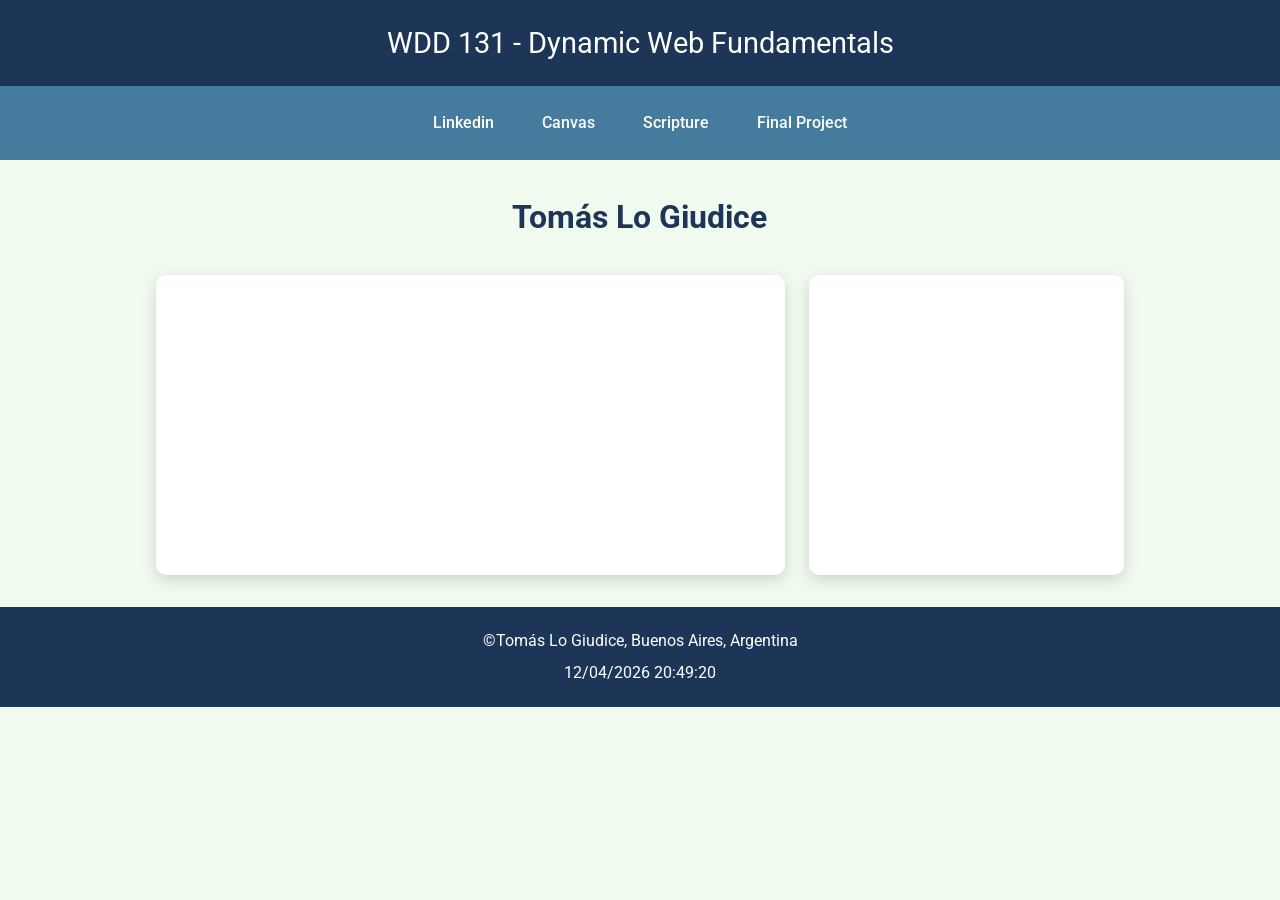
<file: index.html>
<!DOCTYPE html>
<html lang="en">
<head>
    <meta charset="UTF-8">
    <meta name="viewport" content="width=device-width, initial-scale=1.0">
    <meta name="description" content="WDD 131 - Dynamic Web Fundamentals by Tomás Lo Giudice">
    <meta name="author" content="Tomás Lo Giudice">
    <link rel="preconnect" href="https://fonts.googleapis.com">
    <link rel="preconnect" href="https://fonts.gstatic.com" crossorigin>
    <link href="https://fonts.googleapis.com/css2?family=Roboto:ital@0;1&display=swap" rel="stylesheet">
    <link rel="stylesheet" href="styles/base.css">
    <script src="scripts/getdates.js" defer></script>
    <title>WDD 131-Dynamic Web Fundamentals-Tomás Lo Giudice</title>
</head>
<body>
    <header>
        <span id="course-title">WDD 131 - Dynamic Web Fundamentals</span>
        <nav>
            <a href="https://www.linkedin.com/in/tomás-lo-giudice-226722353">Linkedin</a>
            <a href="https://byupw.instructure.com/">Canvas</a>
            <a href="https://www.churchofjesuschrist.org/study/scriptures/bofm/jarom/1?lang=spa">Scripture</a>
            <a href="final-project">Final Project</a>
        </nav>
    </header>

    <main>
        <h1>Tomás Lo Giudice</h1>
        <section class="card"></section>
        <section class="card"></section>
    </main>

    <footer>
        <p>©<span id="year"></span>Tomás Lo Giudice, Buenos Aires, Argentina</p>
        <p id="lastModified"></p>
     </footer>

</body>
</html>
</file>
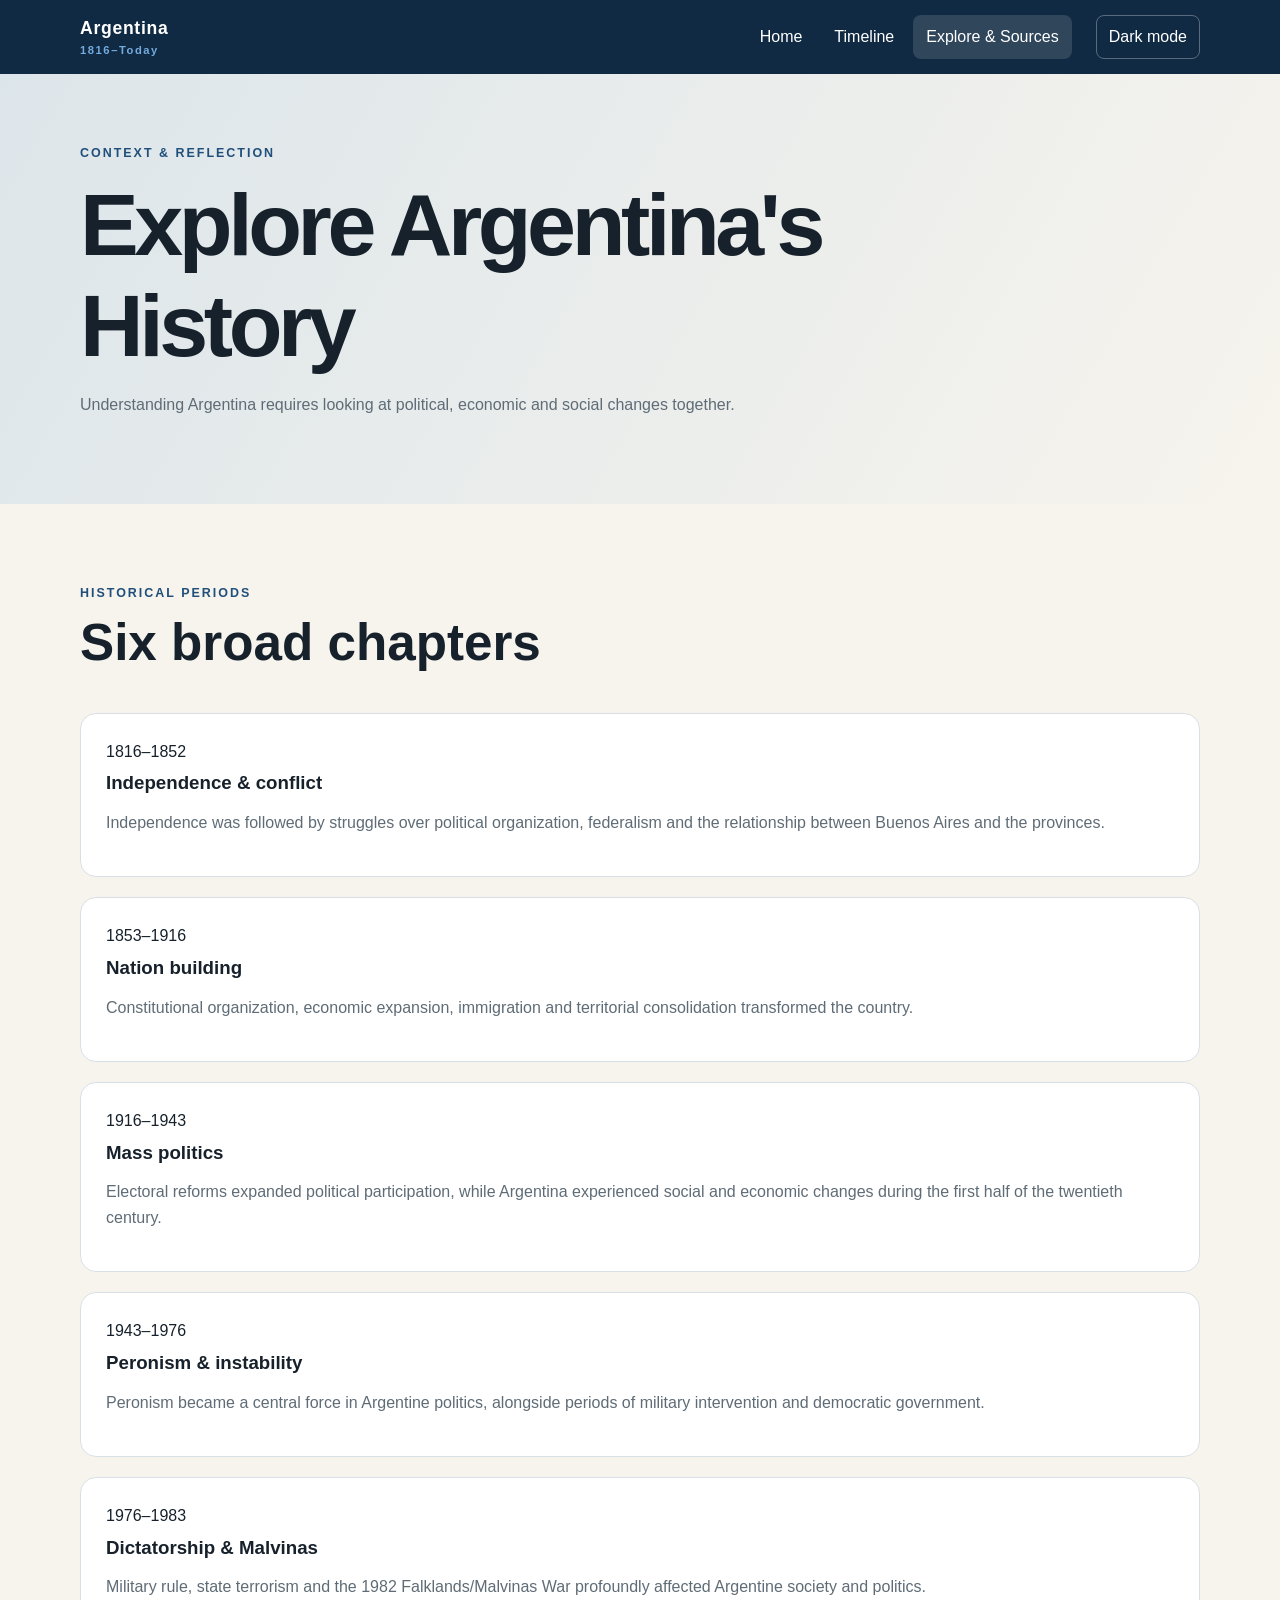
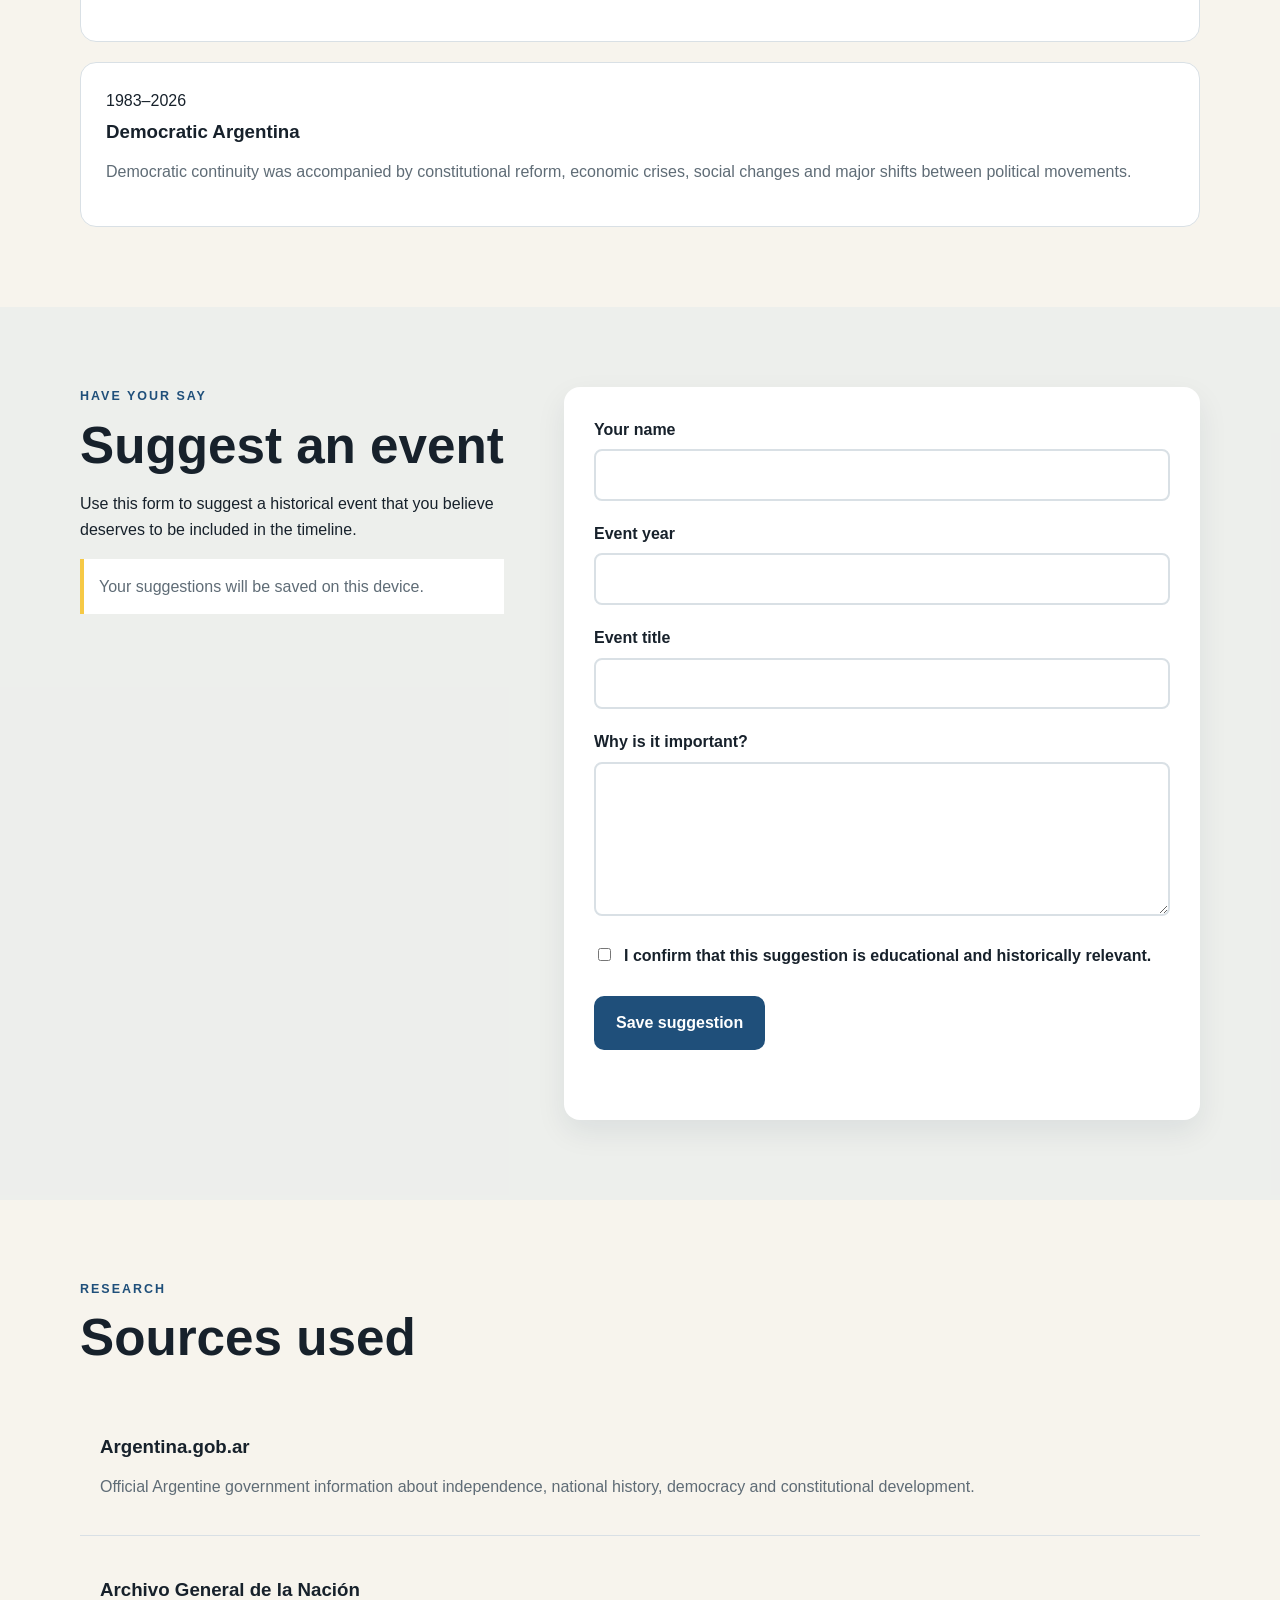
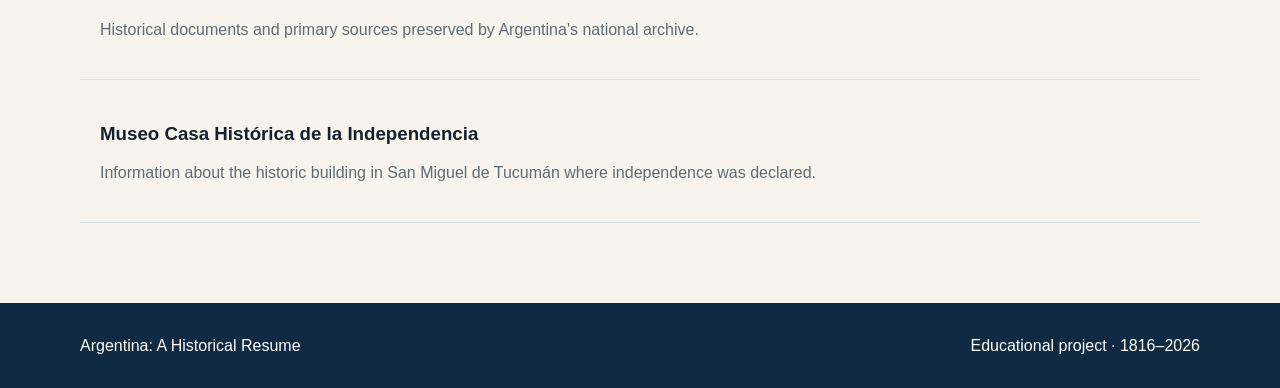
<file: explore.html>
<!DOCTYPE html>
<html lang="en">
<head>
    <meta charset="UTF-8">
    <meta name="viewport" content="width=device-width, initial-scale=1.0">
    <meta name="description" content="Historical periods, sources and feedback form for Argentina's history website.">
    <meta name="description" content="WDD 131 - Dynamic Web Fundamentals by Tomás Lo Giudice">
    <meta name="author" content="Tomás Lo Giudice">
    <title>Explore & Sources | Argentina: A Historical Resume</title>
    <link rel="stylesheet" href="history/css/history.css">
    <script src="history/js/history.js" defer></script>
</head>

<body>
    <a class="skip-link" href="#main-content">Skip to main content</a>

    <header class="site-header">
        <div class="container header-content">
            <a class="logo" href="home.html">
                Argentina<span>1816–Today</span>
            </a>

            <button class="menu-toggle" aria-expanded="false" aria-controls="main-nav">
                Menu
            </button>

            <nav id="main-nav" class="main-nav" aria-label="Main navigation">
                <a href="home.html">Home</a>
                <a href="timeline.html">Timeline</a>
                <a class="active" href="explore.html">Explore & Sources</a>
            </nav>

            <button id="theme-toggle" class="theme-button" type="button">
                Dark mode
            </button>
        </div>
    </header>

    <main id="main-content">

        <section class="page-hero">
            <div class="container">
                <p class="eyebrow">Context & reflection</p>
                <h1>Explore Argentina's History</h1>
                <p>
                    Understanding Argentina requires looking at political,
                    economic and social changes together.
                </p>
            </div>
        </section>

        <section class="section">
            <div class="container">
                <div class="section-heading">
                    <p class="eyebrow">Historical periods</p>
                    <h2>Six broad chapters</h2>
                </div>

                <div class="period-grid">

                    <article class="period-card">
                        <span>1816–1852</span>
                        <h3>Independence & conflict</h3>
                        <p>
                            Independence was followed by struggles over
                            political organization, federalism and the
                            relationship between Buenos Aires and the provinces.
                        </p>
                    </article>

                    <article class="period-card">
                        <span>1853–1916</span>
                        <h3>Nation building</h3>
                        <p>
                            Constitutional organization, economic expansion,
                            immigration and territorial consolidation transformed
                            the country.
                        </p>
                    </article>

                    <article class="period-card">
                        <span>1916–1943</span>
                        <h3>Mass politics</h3>
                        <p>
                            Electoral reforms expanded political participation,
                            while Argentina experienced social and economic
                            changes during the first half of the twentieth century.
                        </p>
                    </article>

                    <article class="period-card">
                        <span>1943–1976</span>
                        <h3>Peronism & instability</h3>
                        <p>
                            Peronism became a central force in Argentine politics,
                            alongside periods of military intervention and
                            democratic government.
                        </p>
                    </article>

                    <article class="period-card">
                        <span>1976–1983</span>
                        <h3>Dictatorship & Malvinas</h3>
                        <p>
                            Military rule, state terrorism and the 1982
                            Falklands/Malvinas War profoundly affected Argentine
                            society and politics.
                        </p>
                    </article>

                    <article class="period-card">
                        <span>1983–2026</span>
                        <h3>Democratic Argentina</h3>
                        <p>
                            Democratic continuity was accompanied by constitutional
                            reform, economic crises, social changes and major
                            shifts between political movements.
                        </p>
                    </article>

                </div>
            </div>
        </section>

        <section class="section alternate">
            <div class="container form-grid">

                <div>
                    <p class="eyebrow">Have your say</p>
                    <h2>Suggest an event</h2>
                    <p>
                        Use this form to suggest a historical event that you
                        believe deserves to be included in the timeline.
                    </p>

                    <div class="saved-message" id="saved-message" aria-live="polite">
                        Your suggestions will be saved on this device.
                    </div>
                </div>

                <form id="history-form" class="history-form">

                    <div class="form-group">
                        <label for="visitor-name">Your name</label>
                        <input
                            id="visitor-name"
                            name="visitorName"
                            type="text"
                            minlength="2"
                            maxlength="60"
                            required
                        >
                    </div>

                    <div class="form-group">
                        <label for="event-year">Event year</label>
                        <input
                            id="event-year"
                            name="eventYear"
                            type="number"
                            min="1816"
                            max="2026"
                            required
                        >
                    </div>

                    <div class="form-group">
                        <label for="event-title">Event title</label>
                        <input
                            id="event-title"
                            name="eventTitle"
                            type="text"
                            minlength="3"
                            maxlength="100"
                            required
                        >
                    </div>

                    <div class="form-group">
                        <label for="event-description">Why is it important?</label>
                        <textarea
                            id="event-description"
                            name="eventDescription"
                            rows="5"
                            minlength="20"
                            maxlength="500"
                            required
                        ></textarea>
                    </div>

                    <div class="form-group checkbox-group">
                        <input
                            id="agree"
                            name="agreement"
                            type="checkbox"
                            required
                        >

                        <label for="agree">
                            I confirm that this suggestion is educational
                            and historically relevant.
                        </label>
                    </div>

                    <button class="button primary" type="submit">
                        Save suggestion
                    </button>

                    <p id="form-message" class="form-message" aria-live="polite"></p>
                </form>
            </div>
        </section>

        <section class="section">
            <div class="container">
                <div class="section-heading">
                    <p class="eyebrow">Research</p>
                    <h2>Sources used</h2>
                </div>

                <div class="sources-list">
                    <article>
                        <h3>Argentina.gob.ar</h3>
                        <p>
                            Official Argentine government information about
                            independence, national history, democracy and
                            constitutional development.
                        </p>
                    </article>

                    <article>
                        <h3>Archivo General de la Nación</h3>
                        <p>
                            Historical documents and primary sources preserved
                            by Argentina's national archive.
                        </p>
                    </article>

                    <article>
                        <h3>Museo Casa Histórica de la Independencia</h3>
                        <p>
                            Information about the historic building in
                            San Miguel de Tucumán where independence was declared.
                        </p>
                    </article>
                </div>
            </div>
        </section>

    </main>

    <footer class="site-footer">
        <div class="container footer-content">
            <p>Argentina: A Historical Resume</p>
            <p>Educational project · 1816–2026</p>
        </div>
    </footer>
</body>
</html>
</file>
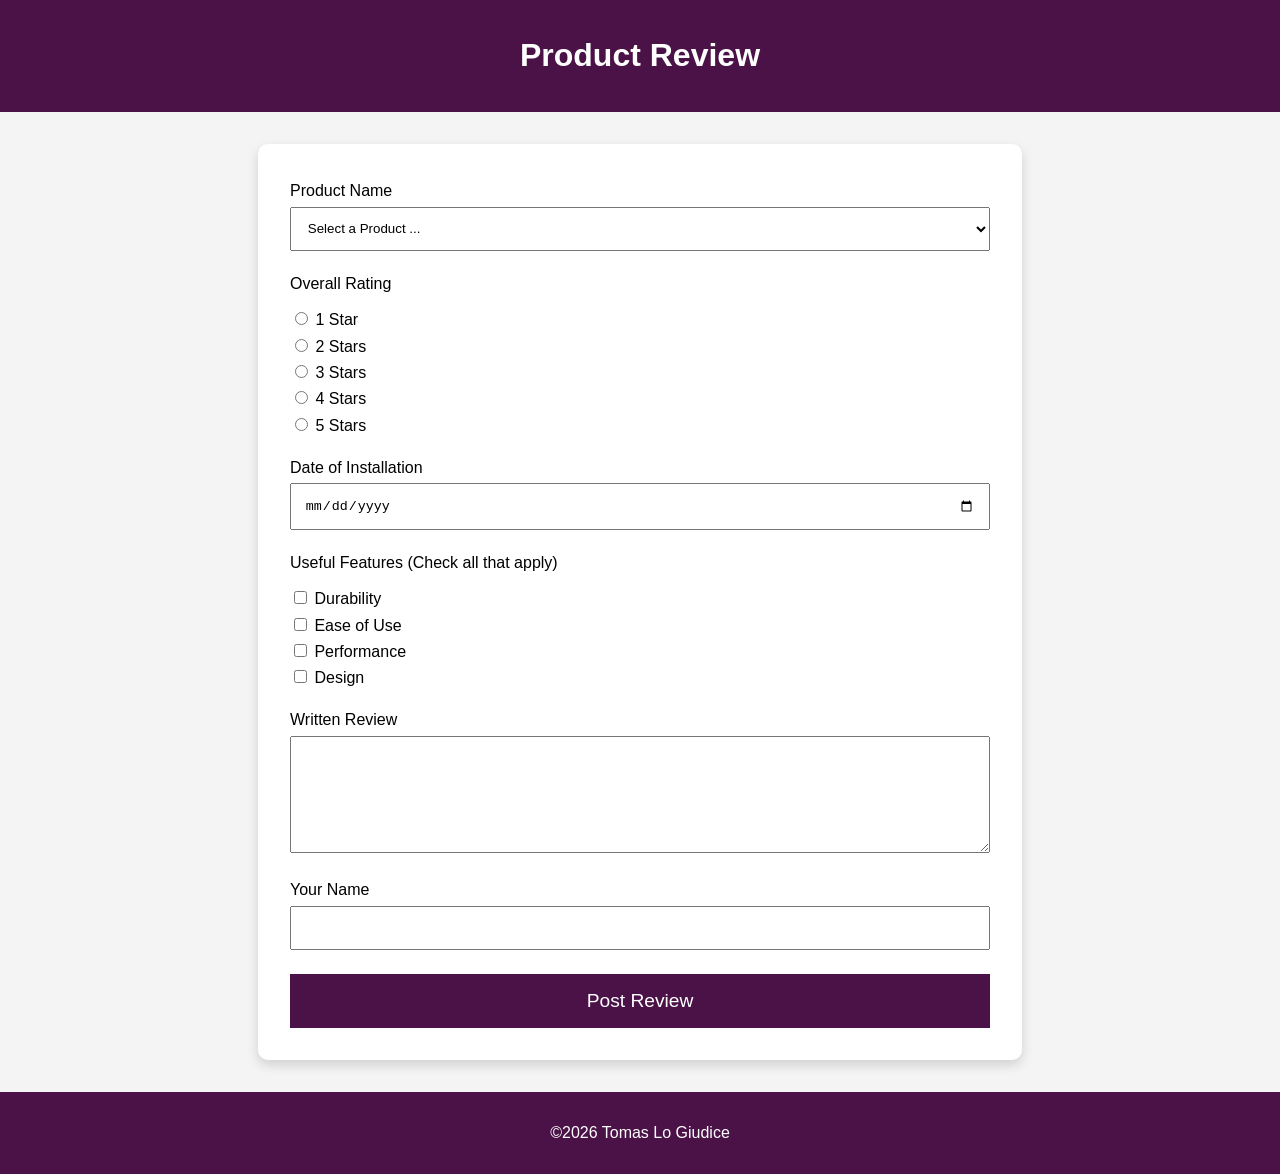
<file: form.html>
<!DOCTYPE html>
<html lang="en">
<head>
<meta charset="UTF-8">
<meta name="viewport" content="width=device-width, initial-scale=1.0">
<meta name="description" content="WDD 131 - Dynamic Web Fundamentals by Tomás Lo Giudice">
<meta name="author" content="Tomás Lo Giudice">
<title>Product Review</title>

<link rel="stylesheet" href="Form/CSS/form.css">

<script src="Form/JS/products.js" defer></script>
<script src="Form/JS/form.js" defer></script>
</head>

<body>

<header>
    <h1>Product Review</h1>
</header>

<main>

<form action="review.html" method="get">

<div class="form-group">

<label for="product">Product Name</label>

<select id="product" name="product" required>
<option value="" disabled selected>Select a Product ...</option>
</select>

</div>

<div class="form-group">

<p>Overall Rating</p>

<label>
<input type="radio" id="r1" name="rating" value="1" required>
1 Star
</label>

<label>
<input type="radio" id="r2" name="rating" value="2">
2 Stars
</label>

<label>
<input type="radio" id="r3" name="rating" value="3">
3 Stars
</label>

<label>
<input type="radio" id="r4" name="rating" value="4">
4 Stars
</label>

<label>
<input type="radio" id="r5" name="rating" value="5">
5 Stars
</label>

</div>

<div class="form-group">

<label for="installDate">Date of Installation</label>

<input
type="date"
id="installDate"
name="installDate"
required>

</div>

<div class="form-group">

<p>Useful Features (Check all that apply)</p>

<label>
<input type="checkbox"
id="durability"
name="features"
value="Durability">
Durability
</label>

<label>
<input type="checkbox"
id="ease"
name="features"
value="Ease of Use">
Ease of Use
</label>

<label>
<input type="checkbox"
id="performance"
name="features"
value="Performance">
Performance
</label>

<label>
<input type="checkbox"
id="design"
name="features"
value="Design">
Design
</label>

</div>

<div class="form-group">

<label for="review">
Written Review
</label>

<textarea
id="review"
name="review"
rows="6"></textarea>

</div>

<div class="form-group">

<label for="username">
Your Name
</label>

<input
type="text"
id="username"
name="username">

</div>

<input
type="submit"
value="Post Review"
class="submit-btn">

</form>

</main>

<footer>

<p>©2026 Tomas Lo Giudice</p>

</footer>

</body>
</html>
</file>
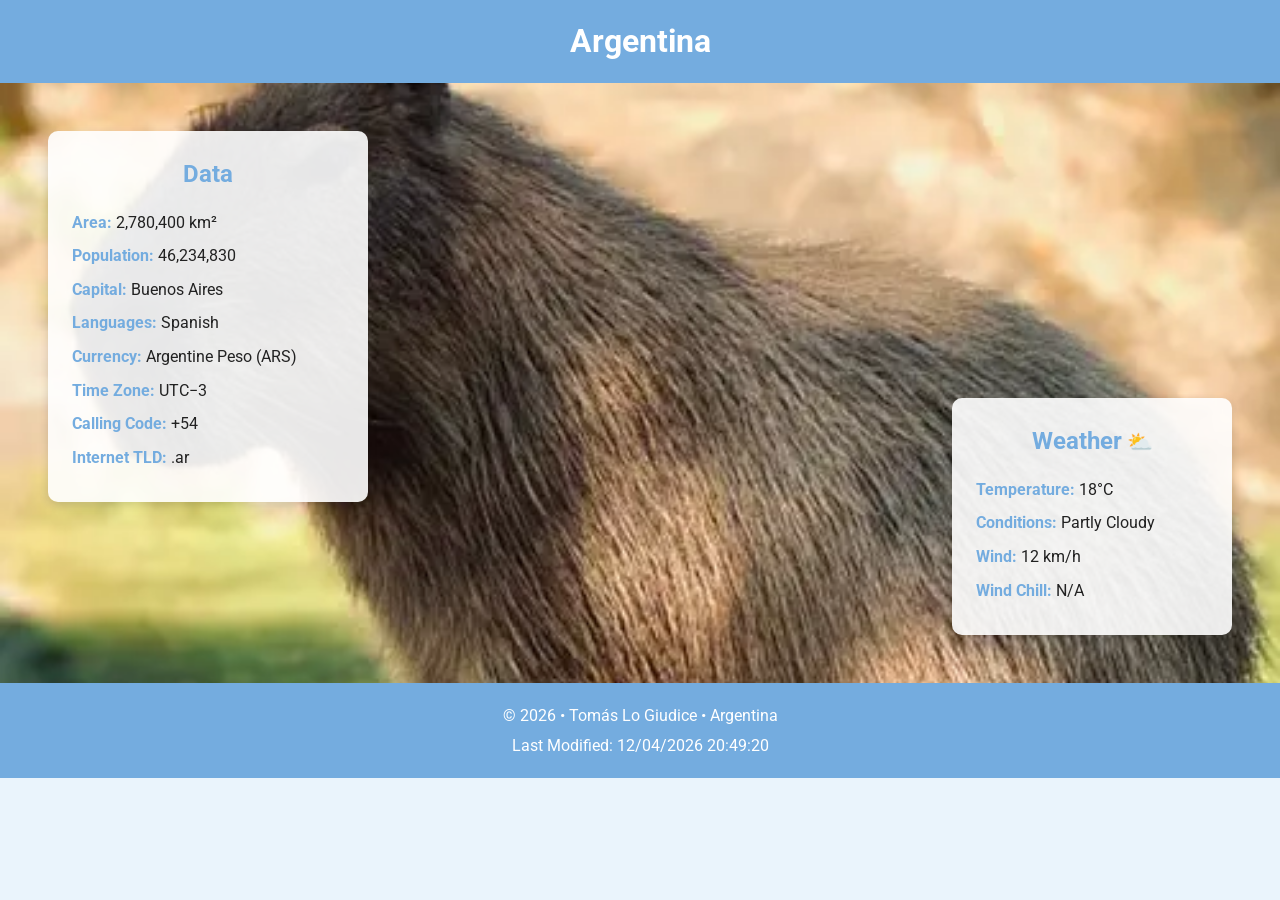
<file: place.html>
<!DOCTYPE html>
<html lang="en">
<head>
    <meta charset="UTF-8">
    <meta name="viewport" content="width=device-width, initial-scale=1.0">
    <meta name="description" content="WDD 131 - Dynamic Web Fundamentals by Tomás Lo Giudice">
    <meta name="author" content="Tomás Lo Giudice">
    <link rel="preconnect" href="https://fonts.googleapis.com">
    <link rel="preconnect" href="https://fonts.gstatic.com" crossorigin>
    <link href="https://fonts.googleapis.com/css2?family=Roboto:ital@0;1&display=swap" rel="stylesheet">
    <link rel="stylesheet" href="styles/place.css">
    <link rel="stylesheet" href="styles/place-large.css">
    <script src="scripts/place.js" defer></script>
    <title>Places</title>
</head>
<body>
    <header>
        <h1>Argentina</h1>
    </header>

    <main>

        
        <section class="hero">
            <picture>
                <source
                    srcset="images/carpincho.webp"
                    media="(min-width: 768px)">

                <img
                    src="images/carpincho.webp"
                    alt="Scenic landscape of Argentina"
                    width="1200"
                    height="800">
            </picture>
        </section>

        
        <section class="data">

            <h2>Data</h2>

            <ul>
                <li><strong>Area:</strong> 2,780,400 km²</li>
                <li><strong>Population:</strong> 46,234,830</li>
                <li><strong>Capital:</strong> Buenos Aires</li>
                <li><strong>Languages:</strong> Spanish</li>
                <li><strong>Currency:</strong> Argentine Peso (ARS)</li>
                <li><strong>Time Zone:</strong> UTC−3</li>
                <li><strong>Calling Code:</strong> +54</li>
                <li><strong>Internet TLD:</strong> .ar</li>
            </ul>

        </section>

        <section class="weather">

            <h2>Weather</h2>

            <img
                class="weather-icon"
                src="images/weather.svg"
                alt="Partly cloudy"
                width="64"
                height="64">

            <ul>
                <li><strong>Temperature:</strong> 18°C</li>
                <li><strong>Conditions:</strong> Partly Cloudy</li>
                <li><strong>Wind:</strong> 12 km/h</li>
                <li><strong>Wind Chill:</strong> <span id="windchill"></span></li>
            </ul>

        </section>

    </main>

    <footer>

        <p>
            &copy; <span id="currentyear"></span> • Tomás Lo Giudice • Argentina
        </p>

        <p id="lastModified"></p>

    </footer>
</body>
</html>
</file>
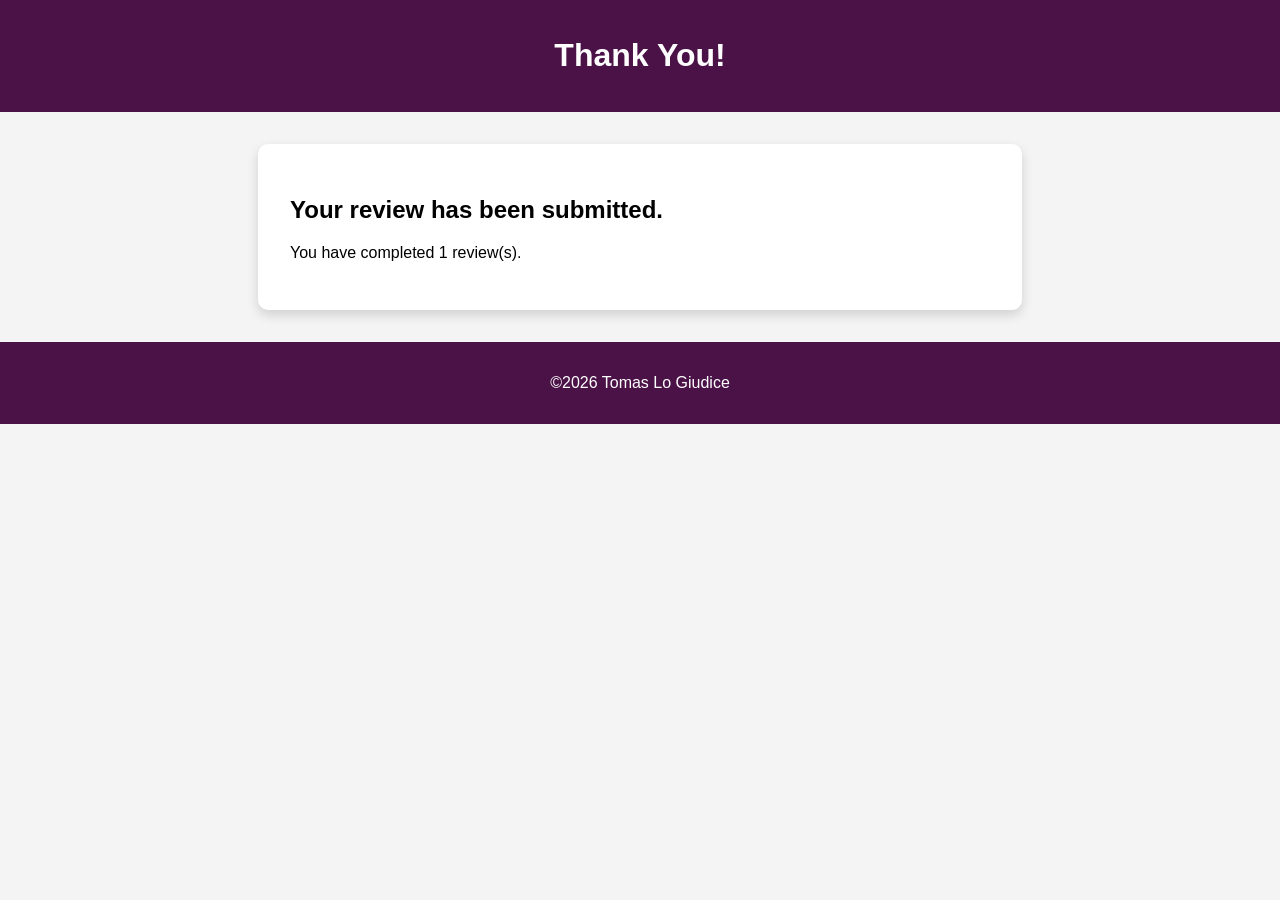
<file: review.html>
<!DOCTYPE html>
<html lang="en">
<head>
<meta charset="UTF-8">
<meta name="viewport" content="width=device-width, initial-scale=1.0">
<meta name="description" content="WDD 131 - Dynamic Web Fundamentals by Tomás Lo Giudice">
<meta name="author" content="Tomás Lo Giudice">
<title>Review Submitted</title>

<link rel="stylesheet" href="Form/CSS/form.css">

<script src="Form/JS/review.js" defer></script>

</head>

<body>

<header>
<h1>Thank You!</h1>
</header>

<main>

<h2>Your review has been submitted.</h2>

<p id="counter"></p>

</main>

<footer>

<p>©2026 Tomas Lo Giudice</p>

</footer>

</body>
</html>
</file>
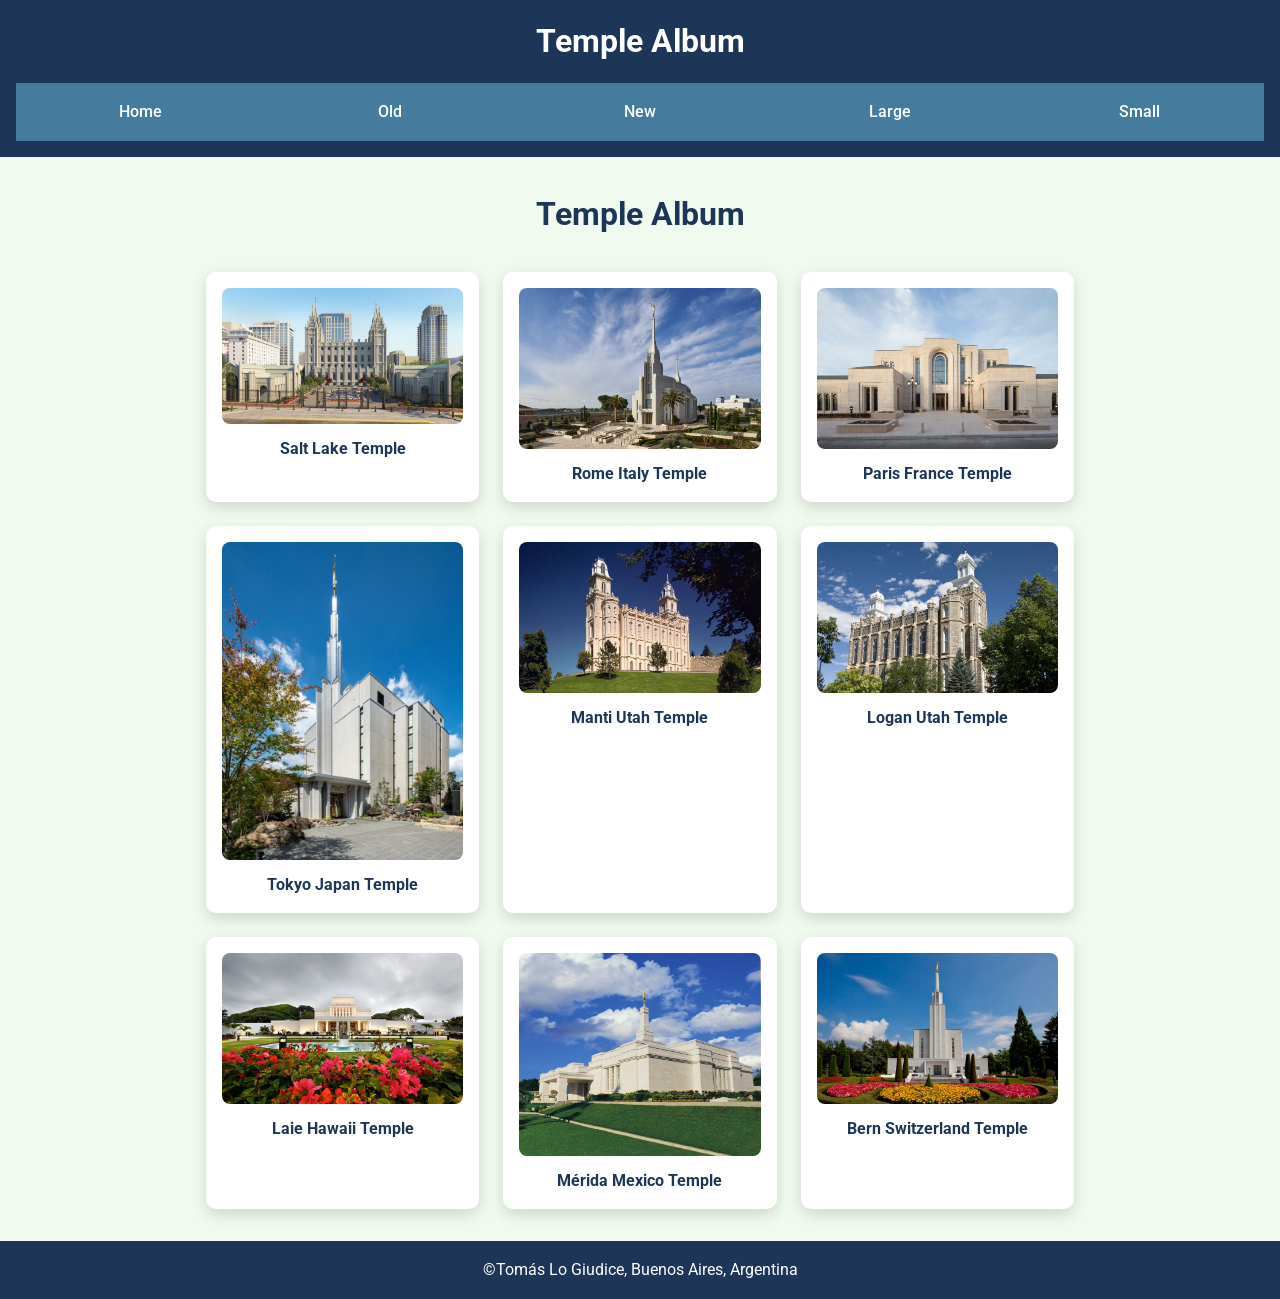
<file: temples.html>
<!DOCTYPE html>
<html lang="en">
<head>
    <meta charset="UTF-8">
    <meta name="viewport" content="width=device-width, initial-scale=1.0">
    <meta name="description" content="WDD 131 - Dynamic Web Fundamentals by Tomás Lo Giudice">
    <meta name="author" content="Tomás Lo Giudice">
    <link rel="preconnect" href="https://fonts.googleapis.com">
    <link rel="preconnect" href="https://fonts.gstatic.com" crossorigin>
    <link href="https://fonts.googleapis.com/css2?family=Roboto:ital@0;1&display=swap" rel="stylesheet">
    <link rel="stylesheet" href="styles/temples.css">
    <link rel="stylesheet" href="styles/temples-large.css">
    <script src="scripts/temples.js" defer></script>
    <title>Temples Images</title>
</head>
<body>
    <header>
        <h2>Temple Album</h2>

        <button id="menu" aria-label="Menu">&#9776;</button>

        <nav class="navigation">
            <a href="#">Home</a>
            <a href="#">Old</a>
            <a href="#">New</a>
            <a href="#">Large</a>
            <a href="#">Small</a>
        </nav>
    </header>

    <main>
        <h1>Temple Album</h1>

        <section class="gallery">
            <figure>
                <img src="images/salt-lake-temple.jpg" alt="Salt Lake Temple" width="300" height="200">
                <figcaption>Salt Lake Temple</figcaption>
            </figure>

            <figure>
                <img src="images/rome-italy-temple.jpg" alt="Rome Italy Temple" width="300" height="200">
                <figcaption>Rome Italy Temple</figcaption>
            </figure>

            <figure>
                <img src="images/paris-france-temple.jpg" alt="Paris France Temple" width="300" height="200">
                <figcaption>Paris France Temple</figcaption>
            </figure>

            <figure>
                <img src="images/tokyo-japan-temple.jpg" alt="Tokyo Japan Temple" width="300" height="200">
                <figcaption>Tokyo Japan Temple</figcaption>
            </figure>

            <figure>
                <img src="images/manti-utah-temple.jpg" alt="Manti Utah Temple" width="300" height="200">
                <figcaption>Manti Utah Temple</figcaption>
            </figure>

            <figure>
                <img src="images/logan-utah-temple.jpg" alt="Logan Utah Temple" width="300" height="200">
                <figcaption>Logan Utah Temple</figcaption>
            </figure>

            <figure>
                <img src="images/laie-hawaii-temple.jpg" alt="Laie Hawaii Temple" width="300" height="200">
                <figcaption>Laie Hawaii Temple</figcaption>
            </figure>

            <figure>
                <img src="images/merida-mexico-temple.jpg" alt="Mérida Mexico Temple" width="300" height="200">
                <figcaption>Mérida Mexico Temple</figcaption>
            </figure>

            <figure>
                <img src="images/bern-switzerland-temple.jpg" alt="Bern Switzerland Temple" width="300" height="200">
                <figcaption>Bern Switzerland Temple</figcaption>
            </figure>
        </section>
    </main>

    <footer>
        <p>©<span id="year"></span>Tomás Lo Giudice, Buenos Aires, Argentina</p>
        <p id="lastModified"></p>
    </footer>
</body>
</html>
</file>
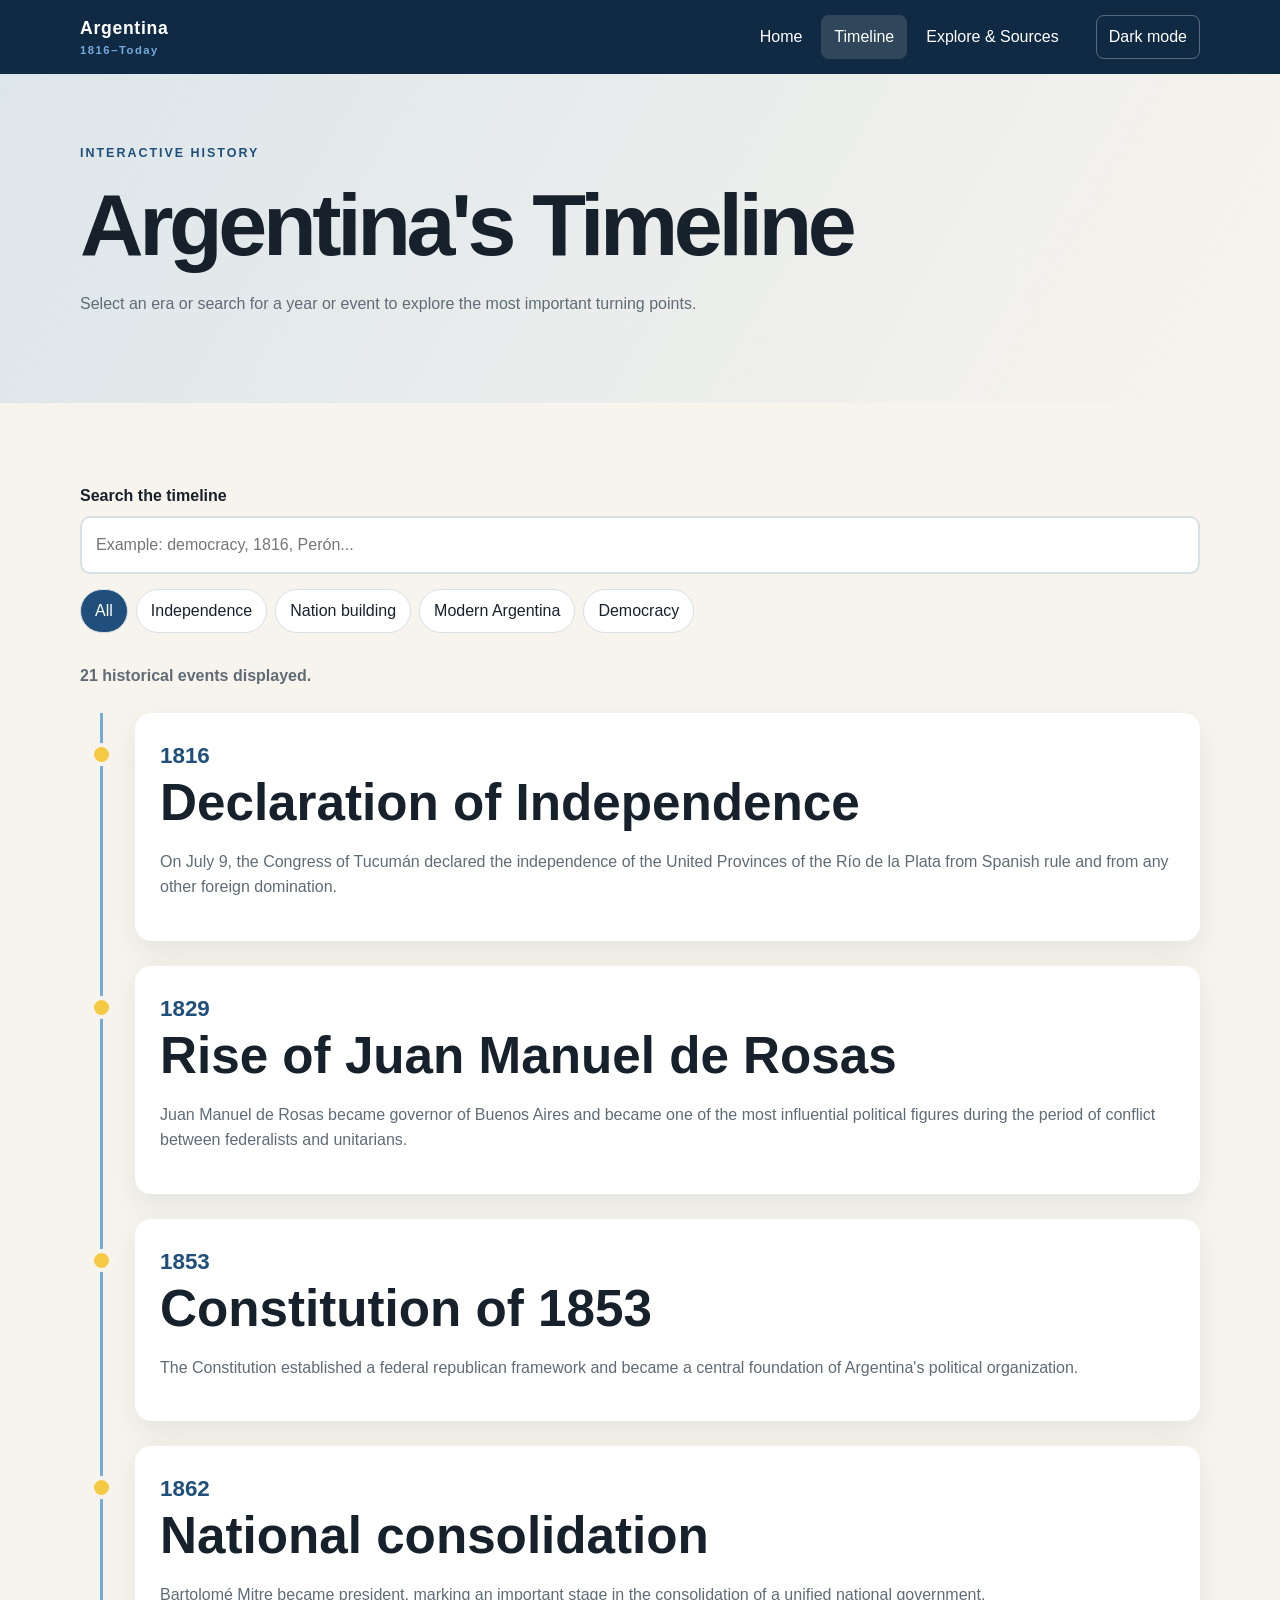
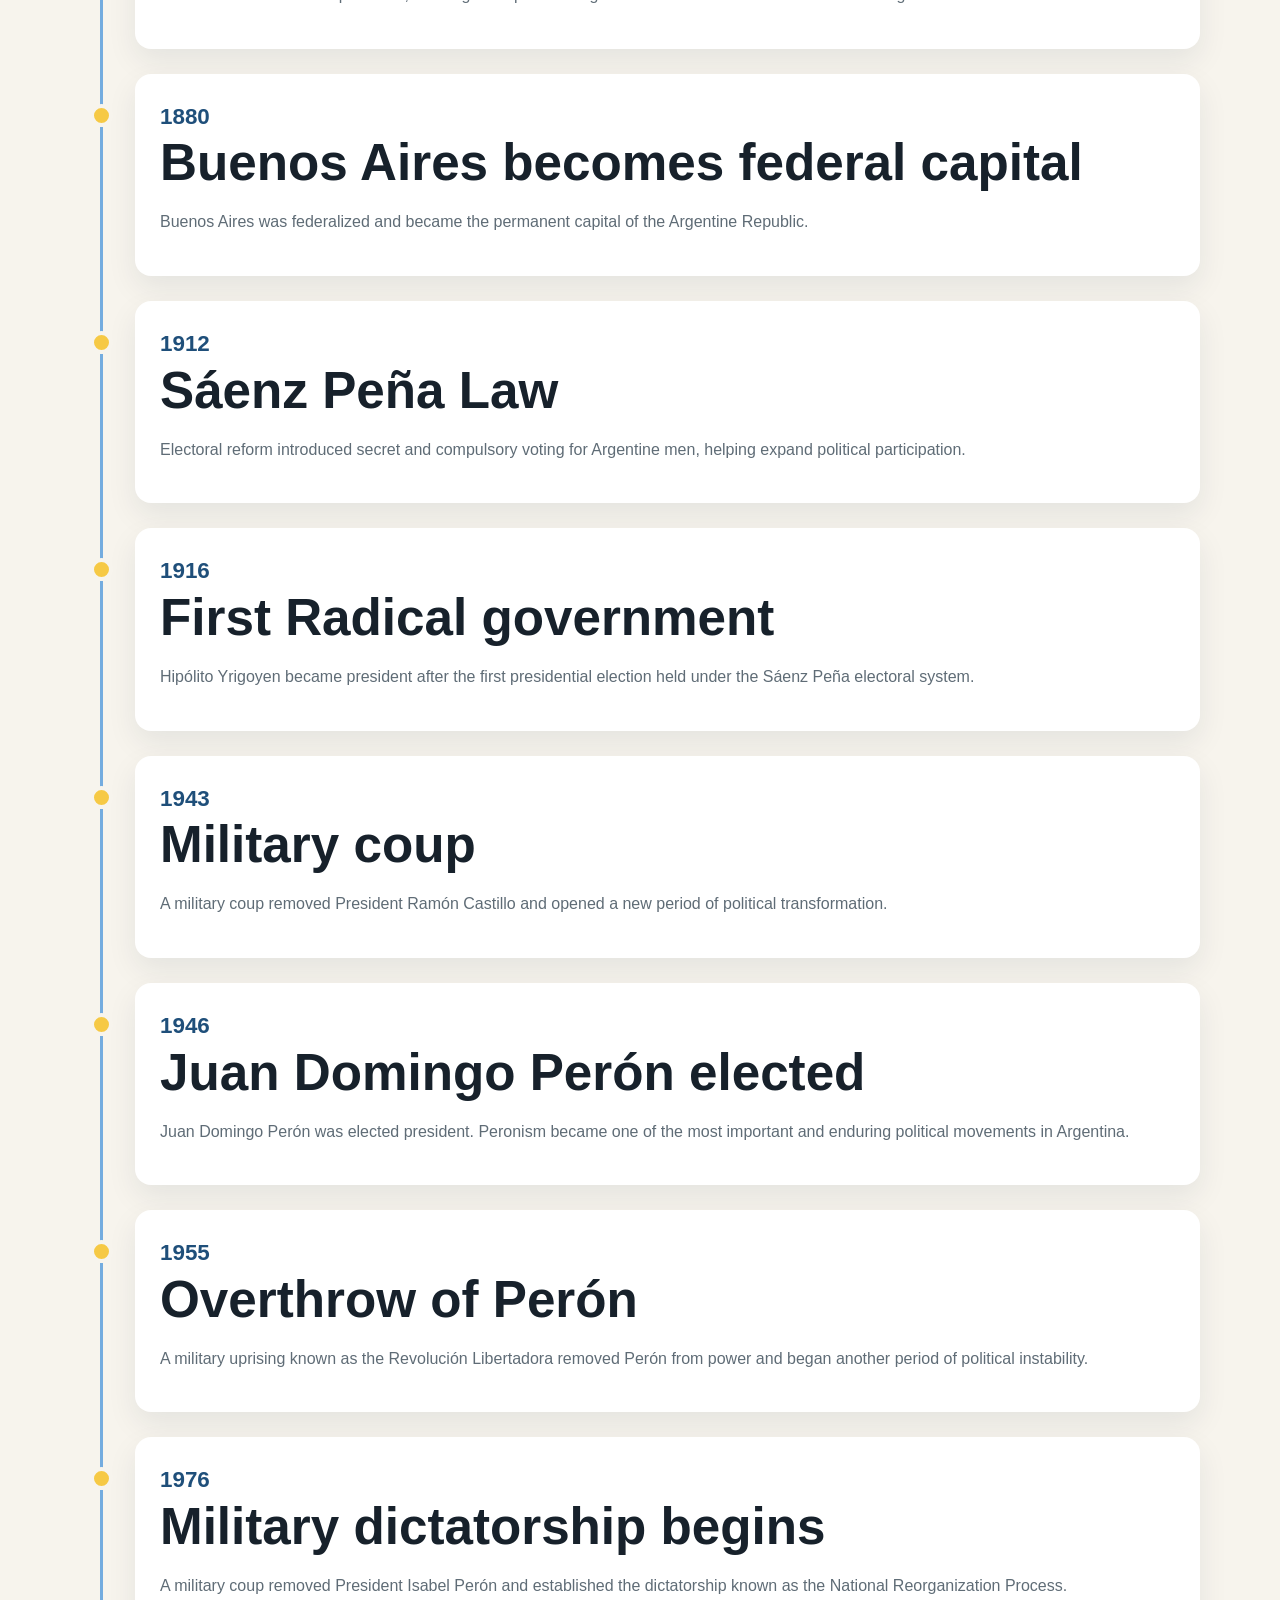
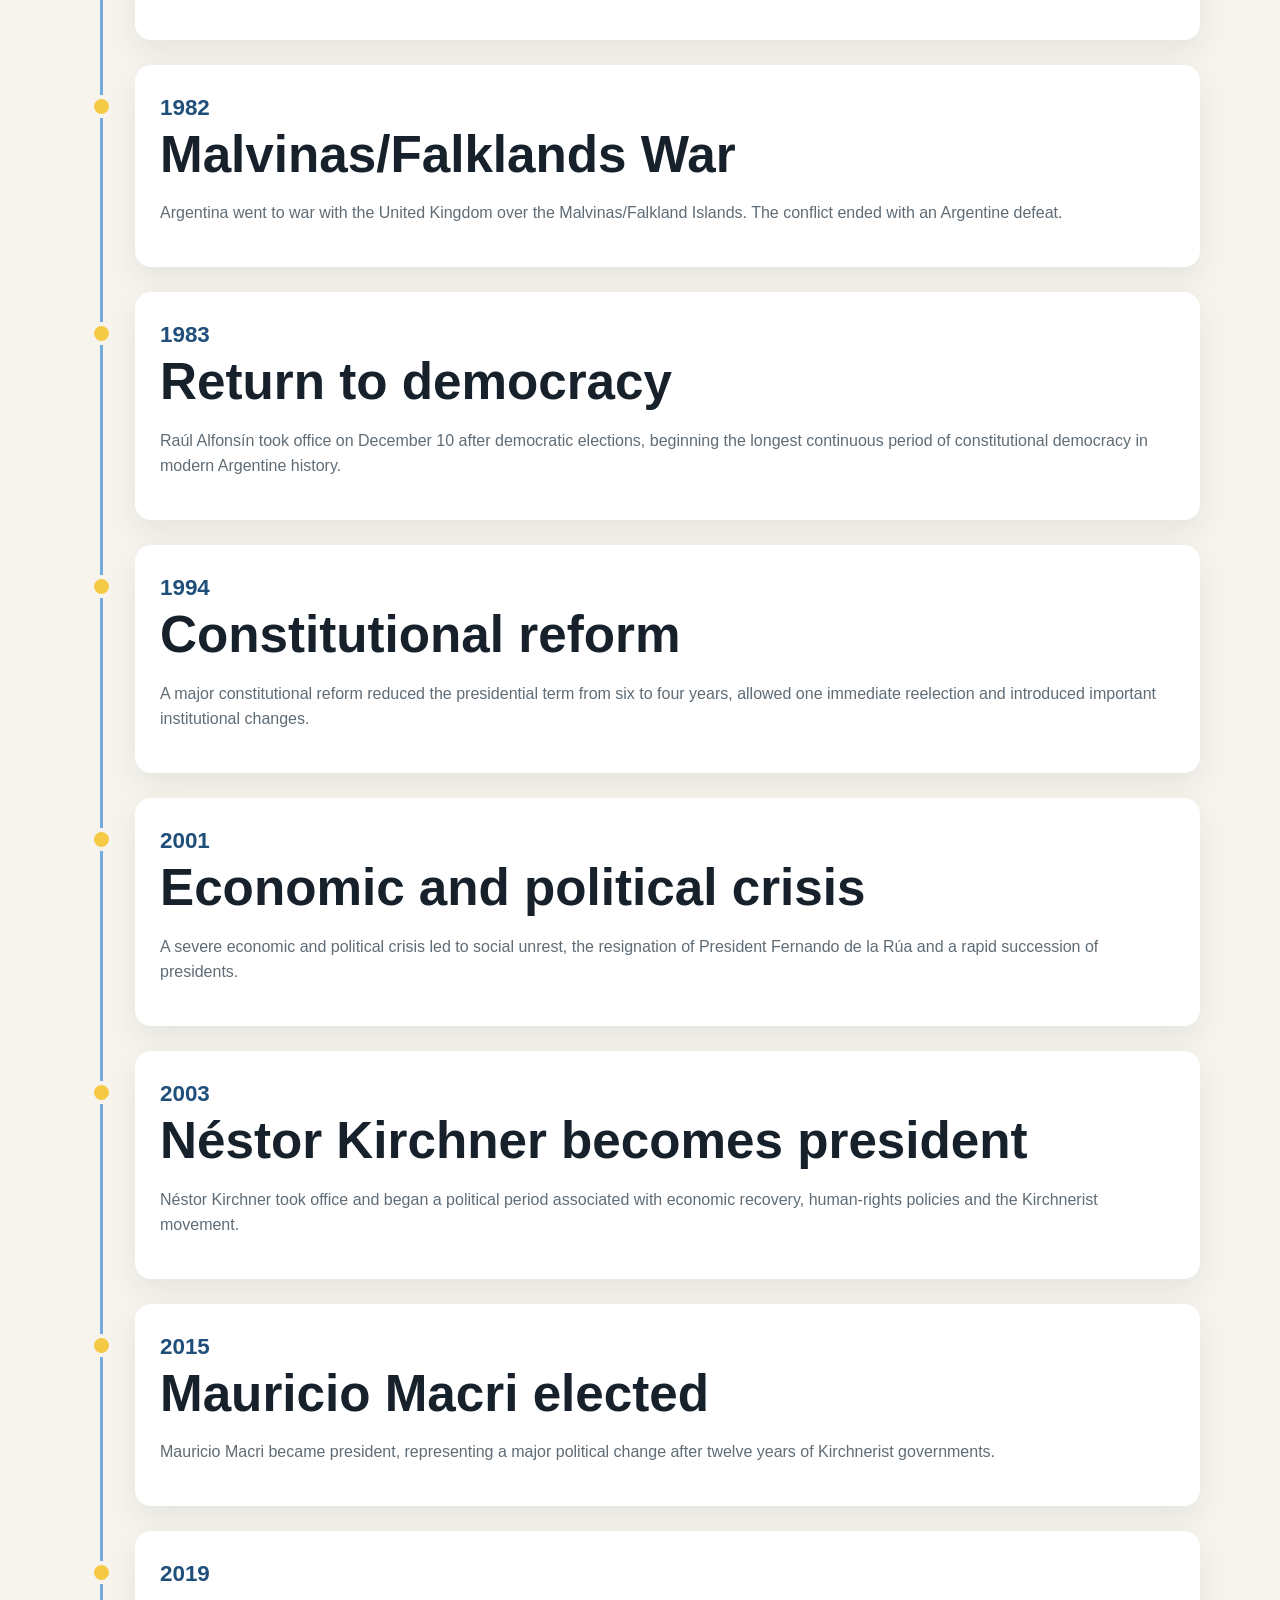
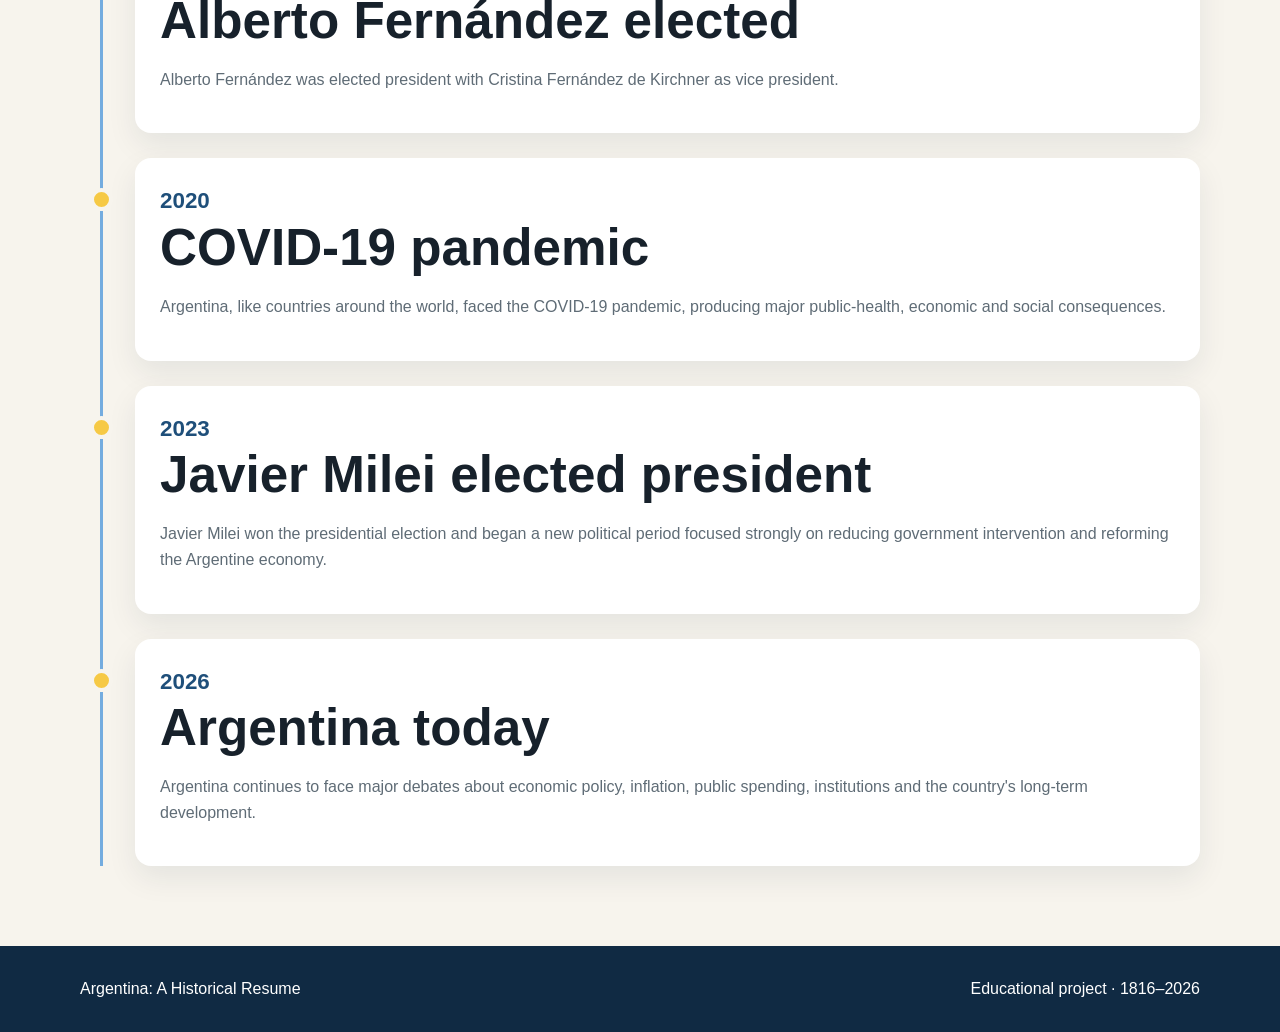
<file: timeline.html>
<!DOCTYPE html>
<html lang="en">
<head>
    <meta charset="UTF-8">
    <meta name="viewport" content="width=device-width, initial-scale=1.0">
    <meta name="description" content="Interactive timeline of important events in Argentine history from 1816 to 2026.">
    <meta name="description" content="WDD 131 - Dynamic Web Fundamentals by Tomás Lo Giudice">
    <meta name="author" content="Tomás Lo Giudice">
    <title>Timeline | Argentina: A Historical Resume</title>
    <link rel="stylesheet" href="history/css/history.css">
    <script src="history/js/history.js" defer></script>
</head>

<body>
    <a class="skip-link" href="#main-content">Skip to main content</a>

    <header class="site-header">
        <div class="container header-content">
            <a class="logo" href="home.html">
                Argentina<span>1816–Today</span>
            </a>

            <button class="menu-toggle" aria-expanded="false" aria-controls="main-nav">
                Menu
            </button>

            <nav id="main-nav" class="main-nav" aria-label="Main navigation">
                <a href="home.html">Home</a>
                <a class="active" href="timeline.html">Timeline</a>
                <a href="explore.html">Explore & Sources</a>
            </nav>

            <button id="theme-toggle" class="theme-button" type="button">
                Dark mode
            </button>
        </div>
    </header>

    <main id="main-content">

        <section class="page-hero">
            <div class="container">
                <p class="eyebrow">Interactive history</p>
                <h1>Argentina's Timeline</h1>
                <p>
                    Select an era or search for a year or event to explore
                    the most important turning points.
                </p>
            </div>
        </section>

        <section class="section">
            <div class="container">

                <div class="timeline-controls">
                    <label for="timeline-search">Search the timeline</label>

                    <input
                        id="timeline-search"
                        type="search"
                        placeholder="Example: democracy, 1816, Perón..."
                        autocomplete="off"
                    >

                    <div class="filter-buttons" aria-label="Timeline filters">
                        <button class="filter-button active" data-era="all">
                            All
                        </button>

                        <button class="filter-button" data-era="independence">
                            Independence
                        </button>

                        <button class="filter-button" data-era="organization">
                            Nation building
                        </button>

                        <button class="filter-button" data-era="modern">
                            Modern Argentina
                        </button>

                        <button class="filter-button" data-era="democracy">
                            Democracy
                        </button>
                    </div>
                </div>

                <p id="timeline-status" class="results-status" aria-live="polite"></p>

                <div id="timeline-container" class="timeline">
                    <!-- JavaScript inserts events here -->
                </div>

                <p id="no-results" class="no-results" hidden>
                    No events match your search.
                </p>

            </div>
        </section>

    </main>

    <footer class="site-footer">
        <div class="container footer-content">
            <p>Argentina: A Historical Resume</p>
            <p>Educational project · 1816–2026</p>
        </div>
    </footer>
</body>
</html>
</file>
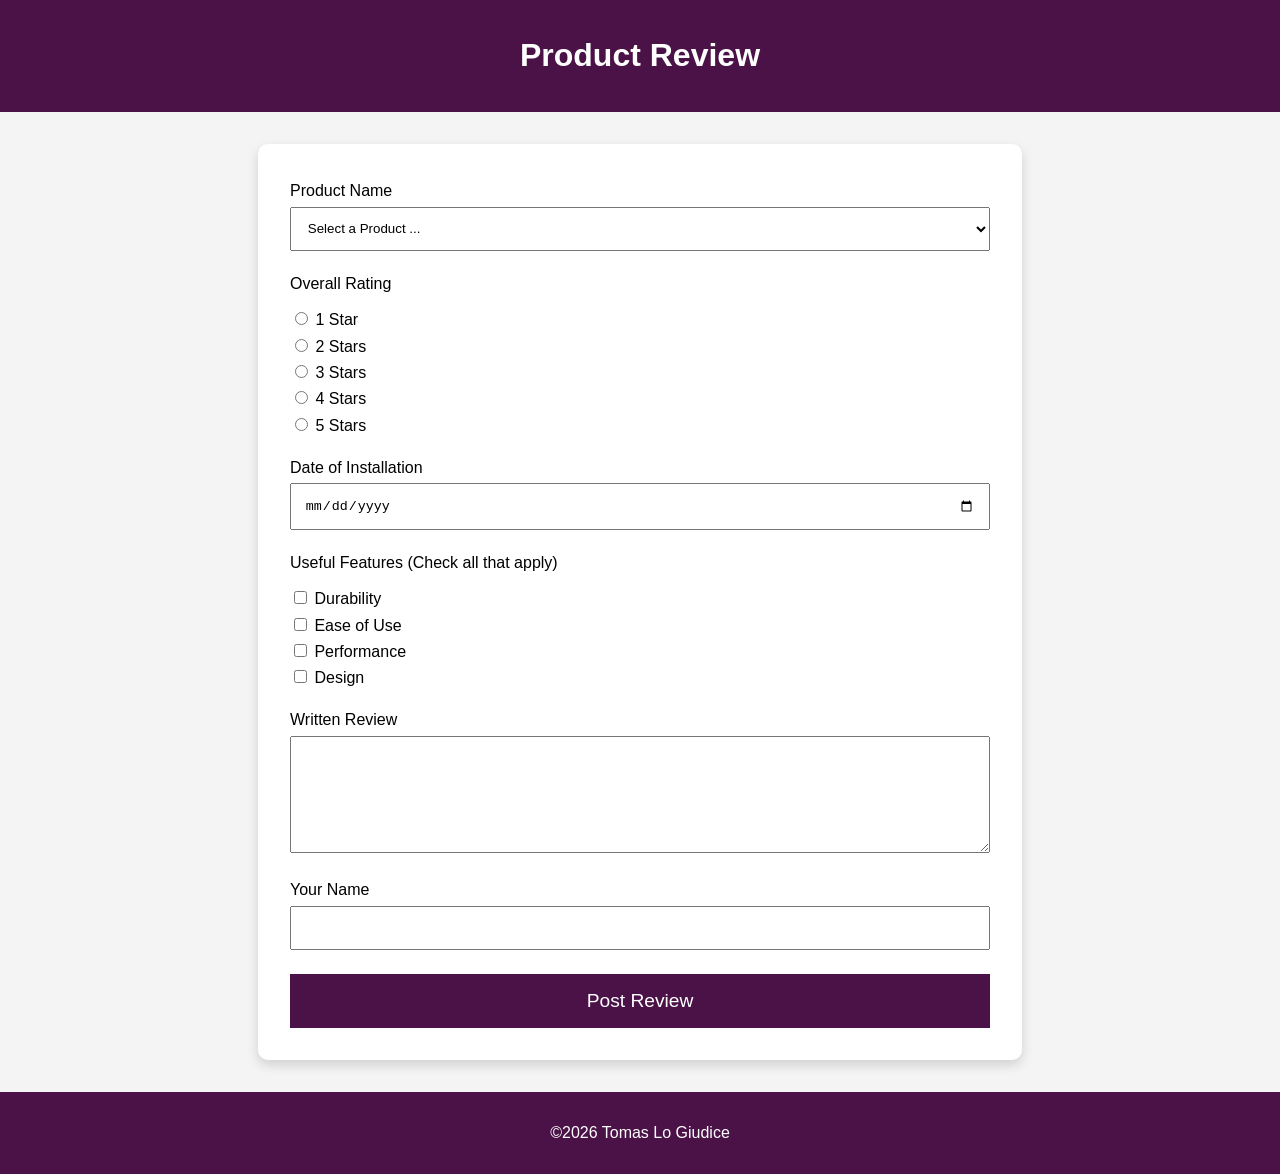
<file: Form/form.html>
<!DOCTYPE html>
<html lang="en">
<head>
<meta charset="UTF-8">
<meta name="viewport" content="width=device-width, initial-scale=1.0">
<meta name="description" content="WDD 131 - Dynamic Web Fundamentals by Tomás Lo Giudice">
<meta name="author" content="Tomás Lo Giudice">
<title>Product Review</title>

<link rel="stylesheet" href="CSS/form.css">

<script src="JS/products.js" defer></script>
<script src="JS/form.js" defer></script>
</head>

<body>

<header>
    <h1>Product Review</h1>
</header>

<main>

<form action="review.html" method="get">

<div class="form-group">

<label for="product">Product Name</label>

<select id="product" name="product" required>
<option value="" disabled selected>Select a Product ...</option>
</select>

</div>

<div class="form-group">

<p>Overall Rating</p>

<label>
<input type="radio" id="r1" name="rating" value="1" required>
1 Star
</label>

<label>
<input type="radio" id="r2" name="rating" value="2">
2 Stars
</label>

<label>
<input type="radio" id="r3" name="rating" value="3">
3 Stars
</label>

<label>
<input type="radio" id="r4" name="rating" value="4">
4 Stars
</label>

<label>
<input type="radio" id="r5" name="rating" value="5">
5 Stars
</label>

</div>

<div class="form-group">

<label for="installDate">Date of Installation</label>

<input
type="date"
id="installDate"
name="installDate"
required>

</div>

<div class="form-group">

<p>Useful Features (Check all that apply)</p>

<label>
<input type="checkbox"
id="durability"
name="features"
value="Durability">
Durability
</label>

<label>
<input type="checkbox"
id="ease"
name="features"
value="Ease of Use">
Ease of Use
</label>

<label>
<input type="checkbox"
id="performance"
name="features"
value="Performance">
Performance
</label>

<label>
<input type="checkbox"
id="design"
name="features"
value="Design">
Design
</label>

</div>

<div class="form-group">

<label for="review">
Written Review
</label>

<textarea
id="review"
name="review"
rows="6"></textarea>

</div>

<div class="form-group">

<label for="username">
Your Name
</label>

<input
type="text"
id="username"
name="username">

</div>

<input
type="submit"
value="Post Review"
class="submit-btn">

</form>

</main>

<footer>

<p>©2026 Tomas Lo Giudice</p>

</footer>

</body>
</html>
</file>
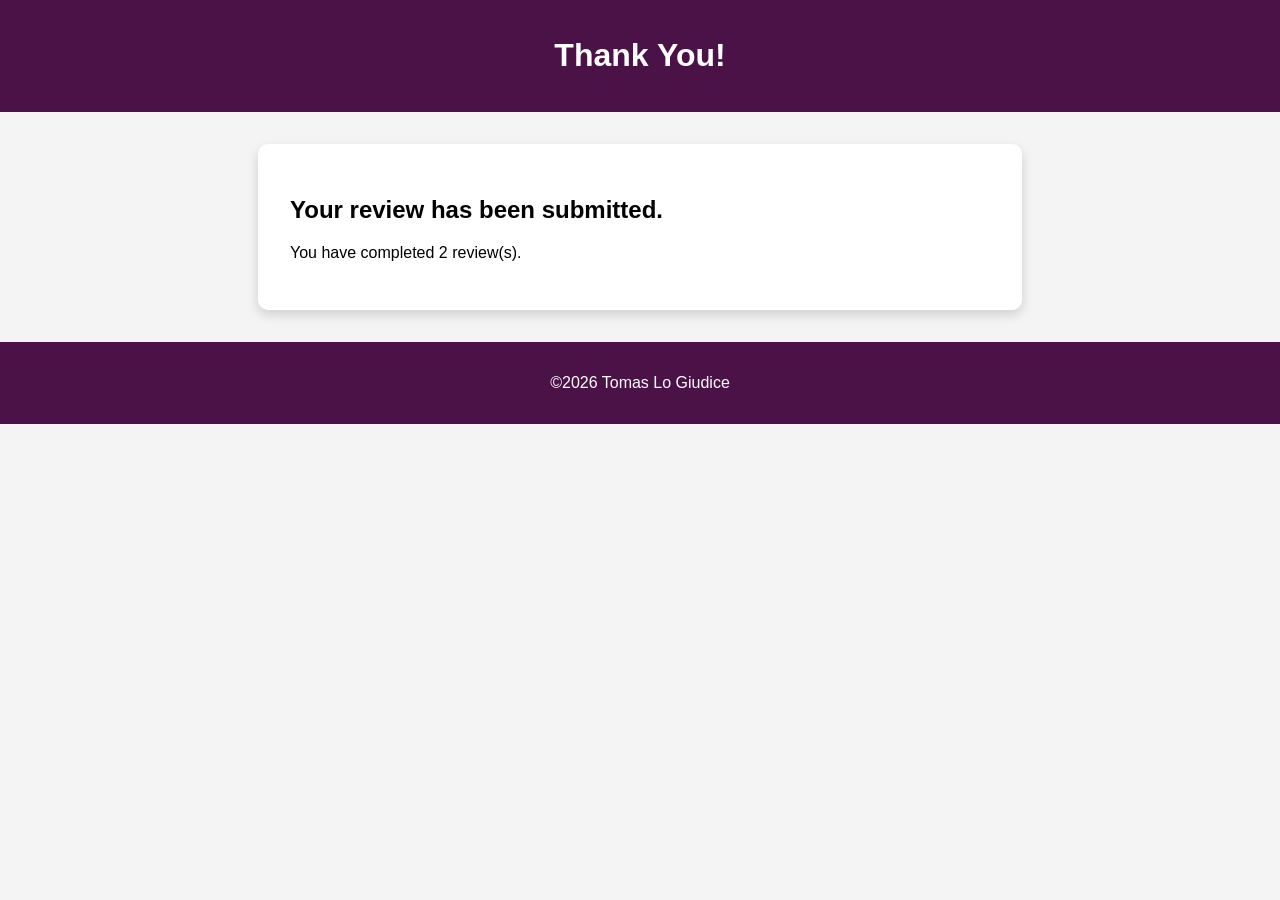
<file: Form/review.html>
<!DOCTYPE html>
<html lang="en">
<head>
<meta charset="UTF-8">
<meta name="viewport" content="width=device-width, initial-scale=1.0">
<meta name="description" content="WDD 131 - Dynamic Web Fundamentals by Tomás Lo Giudice">
<meta name="author" content="Tomás Lo Giudice">
<title>Review Submitted</title>

<link rel="stylesheet" href="CSS/form.css">

<script src="JS/review.js" defer></script>

</head>

<body>

<header>
<h1>Thank You!</h1>
</header>

<main>

<h2>Your review has been submitted.</h2>

<p id="counter"></p>

</main>

<footer>

<p>©2026 Tomas Lo Giudice</p>

</footer>

</body>
</html>
</file>
<file: styles/base.css>
:root {
    --primary-color: #1d3557;
    --secondary-color: #457b9d;
    --accent-color: #e63946;
    --background-color: #f1faee;
    --card-color: #ffffff;
    --text-color: #222;
    --light-color: #ffffff;

    --body-font: "Roboto", sans-serif;
    --heading-font: "Roboto", sans-serif;

}

* {
    margin: 0;
    padding: 0;
    box-sizing: border-box;
}

body {
    font-family: var(--body-font);
    font-optical-sizing: auto;
    font-weight: 400;
    font-style: normal;
    font-variation-settings: "wdth" 100;

    background: var(--background-color);
    color: var(--text-color);
    line-height: 1.6;
}


header {
    background: var(--primary-color);
    color: var(--light-color);
}

#course-title {
    display: block;
    text-align: center;
    font-family: var(--heading-font);
    font-size: 1.8rem;
    padding: 1.25rem;
}


nav {
    display: flex;
    justify-content: center;
    align-items: center;
    background: var(--secondary-color);
    gap: 1rem;
    padding: .75rem;
}

nav a {
    color: white;
    text-decoration: none;
    padding: .75rem 1rem;
    border-radius: 6px;
    transition: all .3s ease;
    font-weight: 500;
}

nav a:hover {
    background: var(--accent-color);
    transform: translateY(-2px);
}


main {
    max-width: 1000px;
    margin: 2rem auto;
    padding: 0 1rem;

    display: grid;
    grid-template-columns: 2fr 1fr;
    gap: 1.5rem;
}

h1 {
    grid-column: 1 / -1;
    text-align: center;
    font-family: var(--heading-font);
    color: var(--primary-color);
    margin-bottom: .5rem;
}


.card {
    background: var(--card-color);
    border-radius: 10px;
    padding: 1.5rem;
    min-height: 300px;
    box-shadow: 0 5px 15px rgba(0,0,0,.15);
    transition: transform .25s ease;
}

.card:hover {
    transform: translateY(-5px);
}


footer {
    text-align: center;
    background: var(--primary-color);
    color: white;
    padding: 1rem;
    margin-top: 2rem;
}

footer p {
    margin: .35rem 0;
}


@media (max-width: 768px) {

    nav {
        flex-direction: column;
    }

    main {
        grid-template-columns: 1fr;
    }
}
</file>
<file: history/css/history.css>
:root {
    --blue: #74acdf;
    --blue-dark: #1f4f7a;
    --blue-deep: #102a43;
    --gold: #f6c945;
    --cream: #f7f4ed;
    --white: #ffffff;
    --text: #17212b;
    --muted: #5f6c76;
    --border: #d9e0e5;
    --card: #ffffff;
    --shadow: 0 12px 30px rgba(16, 42, 67, 0.08);
    --radius: 16px;
    --max-width: 1120px;
}

* {
    box-sizing: border-box;
}

html {
    scroll-behavior: smooth;
}

body {
    margin: 0;
    background: var(--cream);
    color: var(--text);
    font-family: Arial, Helvetica, sans-serif;
    line-height: 1.6;
}

body.dark-mode {
    --cream: #101820;
    --white: #18232d;
    --text: #f2f6f8;
    --muted: #c1ccd4;
    --border: #334552;
    --card: #18232d;
    --blue-deep: #07141e;
    --shadow: 0 12px 30px rgba(0, 0, 0, 0.25);
}

img {
    display: block;
    max-width: 100%;
    height: auto;
}

a {
    color: inherit;
}

button,
input,
textarea {
    font: inherit;
}

button {
    cursor: pointer;
}

.container {
    width: min(92%, var(--max-width));
    margin-inline: auto;
}

.skip-link {
    position: absolute;
    left: -9999px;
    top: 10px;
    z-index: 1000;
    background: var(--white);
    color: var(--text);
    padding: 10px 15px;
}

.skip-link:focus {
    left: 10px;
}

/* Header */

.site-header {
    position: sticky;
    top: 0;
    z-index: 100;
    background: var(--blue-deep);
    color: var(--white);
}

.header-content {
    min-height: 74px;
    display: flex;
    align-items: center;
    gap: 24px;
}

.logo {
    margin-right: auto;
    color: var(--white);
    font-size: 1.1rem;
    font-weight: 800;
    text-decoration: none;
    letter-spacing: 0.04em;
}

.logo span {
    display: block;
    color: var(--blue);
    font-size: 0.7rem;
    letter-spacing: 0.14em;
}

.main-nav {
    display: flex;
    align-items: center;
    gap: 6px;
}

.main-nav a {
    padding: 9px 13px;
    border-radius: 8px;
    color: var(--white);
    text-decoration: none;
}

.main-nav a:hover,
.main-nav a.active {
    background: rgba(255, 255, 255, 0.13);
}

.theme-button,
.menu-toggle {
    border: 1px solid rgba(255, 255, 255, 0.3);
    border-radius: 8px;
    background: transparent;
    color: var(--white);
    padding: 8px 12px;
}

.menu-toggle {
    display: none;
}

/* Hero */

.hero {
    padding: 90px 0;
    background:
        linear-gradient(135deg, rgba(116, 172, 223, 0.25), transparent 60%),
        var(--cream);
}

.hero-grid {
    display: grid;
    grid-template-columns: 1.4fr 0.8fr;
    align-items: center;
    gap: 60px;
}

.eyebrow {
    margin: 0 0 10px;
    color: var(--blue-dark);
    font-size: 0.78rem;
    font-weight: 800;
    letter-spacing: 0.16em;
    text-transform: uppercase;
}

body.dark-mode .eyebrow {
    color: var(--blue);
}

h1,
h2,
h3 {
    line-height: 1.15;
}

h1 {
    max-width: 800px;
    margin: 0;
    font-size: clamp(2.7rem, 7vw, 5.5rem);
    letter-spacing: -0.05em;
}

h1 span {
    display: block;
    color: var(--blue-dark);
}

body.dark-mode h1 span {
    color: var(--blue);
}

h2 {
    margin: 0 0 16px;
    font-size: clamp(2rem, 4vw, 3.2rem);
}

h3 {
    margin: 8px 0;
}

.hero-text {
    max-width: 650px;
    margin: 25px 0;
    color: var(--muted);
    font-size: 1.15rem;
}

.hero-actions {
    display: flex;
    flex-wrap: wrap;
    gap: 12px;
}

.button {
    display: inline-block;
    border: 2px solid transparent;
    border-radius: 10px;
    padding: 12px 20px;
    font-weight: 700;
    text-decoration: none;
    transition: transform 0.2s ease, background 0.2s ease;
}

.button:hover {
    transform: translateY(-2px);
}

.button.primary {
    background: var(--blue-dark);
    color: var(--white);
}

.button.secondary {
    border-color: var(--blue-dark);
    color: var(--blue-dark);
}

body.dark-mode .button.secondary {
    color: var(--white);
    border-color: var(--blue);
}

.hero-card {
    padding: 30px;
    border-radius: var(--radius);
    background: var(--card);
    box-shadow: var(--shadow);
}

.flag {
    display: grid;
    overflow: hidden;
    height: 120px;
    margin-bottom: 25px;
    border-radius: 10px;
    background: var(--blue);
}

.flag span {
    display: block;
}

.flag span:first-child,
.flag span:last-child {
    background: #74acdf;
}

.flag strong {
    display: grid;
    place-items: center;
    background: var(--white);
    color: var(--gold);
    font-size: 2.5rem;
}

.card-label {
    margin-bottom: 0;
    color: var(--muted);
    font-weight: 700;
}

.big-number {
    margin: 0;
    color: var(--blue-dark);
    font-size: 4rem;
    font-weight: 900;
}

/* Sections */

.section {
    padding: 80px 0;
}

.alternate {
    background: rgba(116, 172, 223, 0.08);
}

.section-heading {
    max-width: 750px;
    margin-bottom: 40px;
}

.section-heading > p:last-child {
    color: var(--muted);
}

/* Cards */

.stats-grid,
.cards-grid,
.period-grid {
    display: grid;
    gap: 20px;
}

.stats-grid {
    grid-template-columns: repeat(4, 1fr);
}

.stat-card {
    padding: 25px;
    border-left: 5px solid var(--gold);
    border-radius: var(--radius);
    background: var(--card);
    box-shadow: var(--shadow);
}

.stat-card strong {
    display: block;
    color: var(--blue-dark);
    font-size: 2rem;
}

.stat-card span {
    color: var(--muted);
}

.cards-grid {
    grid-template-columns: repeat(3, 1fr);
}

.history-card,
.period-card {
    padding: 25px;
    border: 1px solid var(--border);
    border-radius: var(--radius);
    background: var(--card);
}

.history-card p,
.period-card p {
    color: var(--muted);
}

.year {
    color: var(--blue-dark);
    font-weight: 900;
}

/* Image */

.image-section {
    padding: 80px 0;
    background: var(--blue-deep);
    color: var(--white);
}

.image-grid {
    display: grid;
    grid-template-columns: 0.8fr 1.2fr;
    gap: 50px;
    align-items: center;
}

.image-grid img {
    width: 100%;
    border-radius: var(--radius);
}

/* Page hero */

.page-hero {
    padding: 70px 0;
    background:
        linear-gradient(120deg, rgba(116, 172, 223, 0.2), transparent),
        var(--cream);
}

.page-hero p:last-child {
    max-width: 700px;
    color: var(--muted);
}

/* Timeline controls */

.timeline-controls {
    margin-bottom: 30px;
}

.timeline-controls label {
    display: block;
    margin-bottom: 8px;
    font-weight: 700;
}

.timeline-controls input {
    width: 100%;
    padding: 14px;
    border: 2px solid var(--border);
    border-radius: 10px;
    background: var(--card);
    color: var(--text);
}

.filter-buttons {
    display: flex;
    flex-wrap: wrap;
    gap: 8px;
    margin-top: 15px;
}

.filter-button {
    border: 1px solid var(--border);
    border-radius: 999px;
    background: var(--card);
    color: var(--text);
    padding: 8px 14px;
}

.filter-button:hover,
.filter-button.active {
    background: var(--blue-dark);
    color: var(--white);
}

.results-status {
    margin-bottom: 25px;
    color: var(--muted);
    font-weight: 700;
}

/* Timeline */

.timeline {
    position: relative;
    display: grid;
    gap: 25px;
}

.timeline::before {
    position: absolute;
    left: 20px;
    top: 0;
    bottom: 0;
    width: 3px;
    background: var(--blue);
    content: "";
}

.timeline-item {
    position: relative;
    margin-left: 55px;
    padding: 25px;
    border-radius: var(--radius);
    background: var(--card);
    box-shadow: var(--shadow);
}

.timeline-item::before {
    position: absolute;
    left: -45px;
    top: 30px;
    width: 15px;
    height: 15px;
    border: 4px solid var(--cream);
    border-radius: 50%;
    background: var(--gold);
    content: "";
}

.timeline-year {
    color: var(--blue-dark);
    font-size: 1.4rem;
    font-weight: 900;
}

.timeline-item p {
    color: var(--muted);
}

.no-results {
    padding: 30px;
    border-radius: var(--radius);
    background: var(--card);
    text-align: center;
}

/* Forms */

.form-grid {
    display: grid;
    grid-template-columns: 0.8fr 1.2fr;
    gap: 60px;
    align-items: start;
}

.history-form {
    padding: 30px;
    border-radius: var(--radius);
    background: var(--card);
    box-shadow: var(--shadow);
}

.form-group {
    margin-bottom: 20px;
}

.form-group label {
    display: block;
    margin-bottom: 7px;
    font-weight: 700;
}

.form-group input[type="text"],
.form-group input[type="number"],
.form-group textarea {
    width: 100%;
    border: 2px solid var(--border);
    border-radius: 8px;
    background: var(--card);
    color: var(--text);
    padding: 11px;
}

.form-group textarea {
    resize: vertical;
}

.checkbox-group {
    display: grid;
    grid-template-columns: auto 1fr;
    gap: 10px;
    align-items: start;
}

.checkbox-group input {
    margin-top: 5px;
}

.form-message {
    min-height: 24px;
    margin-bottom: 0;
    color: var(--blue-dark);
    font-weight: 700;
}

.saved-message {
    padding: 15px;
    border-left: 4px solid var(--gold);
    background: var(--card);
    color: var(--muted);
}

/* Sources */

.sources-list {
    display: grid;
    gap: 15px;
}

.sources-list article {
    padding: 20px;
    border-bottom: 1px solid var(--border);
}

.sources-list p {
    color: var(--muted);
}

/* Footer */

.site-footer {
    padding: 30px 0;
    background: var(--blue-deep);
    color: var(--white);
}

.footer-content {
    display: flex;
    justify-content: space-between;
    gap: 20px;
}

.footer-content p {
    margin: 0;
}

/* Responsive */

@media (max-width: 850px) {
    .hero-grid,
    .image-grid,
    .form-grid {
        grid-template-columns: 1fr;
    }

    .stats-grid {
        grid-template-columns: repeat(2, 1fr);
    }

    .cards-grid,
    .period-grid {
        grid-template-columns: repeat(2, 1fr);
    }

    .menu-toggle {
        display: block;
    }

    .main-nav {
        position: absolute;
        left: 0;
        right: 0;
        top: 74px;
        display: none;
        padding: 15px;
        background: var(--blue-deep);
    }

    .main-nav.open {
        display: grid;
    }

    .main-nav a {
        display: block;
    }
}

@media (max-width: 600px) {
    .hero {
        padding: 60px 0;
    }

    .section {
        padding: 55px 0;
    }

    .stats-grid,
    .cards-grid,
    .period-grid {
        grid-template-columns: 1fr;
    }

    .header-content {
        gap: 8px;
    }

    .theme-button {
        display: none;
    }

    .footer-content {
        flex-direction: column;
    }

    .timeline-item {
        margin-left: 35px;
    }

    .timeline::before {
        left: 8px;
    }

    .timeline-item::before {
        left: -35px;
    }
}

@media (prefers-reduced-motion: reduce) {
    html {
        scroll-behavior: auto;
    }

    *,
    *::before,
    *::after {
        transition: none !important;
    }
}
</file>
<file: Form/CSS/form.css>
body{
    font-family:Arial, Helvetica, sans-serif;
    background:#f4f4f4;
    margin:0;
}

header{
    background:#4b1248;
    color:white;
    text-align:center;
    padding:1rem;
}

main{
    max-width:700px;
    margin:2rem auto;
    background:white;
    padding:2rem;
    border-radius:10px;
    box-shadow:0 5px 12px rgba(0,0,0,.15);
}

.form-group{
    margin-bottom:1.5rem;
}

label{
    display:block;
    margin:.4rem 0;
}

select,
input[type=text],
input[type=date],
textarea{
    width:100%;
    padding:.8rem;
    box-sizing:border-box;
}

.submit-btn{
    width:100%;
    padding:1rem;
    font-size:1.2rem;
    background:#4b1248;
    color:white;
    border:none;
    cursor:pointer;
}

.submit-btn:hover{
    background:#6f1c6c;
}

footer{
    text-align:center;
    padding:1rem;
    margin-top:2rem;
    background:#4b1248;
    color:white;
}
</file>
<file: styles/place.css>
:root {
    --primary-color: #74ACDF;
    --secondary-color: #F6F6F6;
    --accent-color: #F6B40E;
    --background-color: #EAF4FC;
    --card-color: #FFFFFF;
    --text-color: #222;
    --light-color: #FFFFFF;

    --body-font: "Roboto", sans-serif;
    --heading-font: "Roboto", sans-serif;
}

/* Reset */

* {
    margin: 0;
    padding: 0;
    box-sizing: border-box;
}

/* Body */

body {
    font-family: var(--body-font);
    background: var(--background-color);
    color: var(--text-color);
    line-height: 1.6;
}

/* Header */

header {
    background: var(--primary-color);
    color: var(--light-color);
    text-align: center;
    padding: 1rem;
}

header h1 {
    font-size: 2rem;
}

/* Hero */

.hero img {
    width: 100%;
    display: block;
}

/* Sections */

.data,
.weather {
    background: var(--card-color);
    margin: 1rem;
    padding: 1.5rem;
    border-radius: 10px;
    box-shadow: 0 3px 10px rgba(0,0,0,.15);
}

.data h2,
.weather h2 {
    text-align: center;
    color: var(--primary-color);
    margin-bottom: 1rem;
}

/* Lists */

.data ul,
.weather ul {
    list-style: none;
}

.data li,
.weather li {
    margin-bottom: .5rem;
}

.data strong,
.weather strong {
    color: var(--primary-color);
}

/* Mobile Weather Icon */

.weather-icon {
    display: block;
    width: 70px;
    margin: 1rem auto;
}

/* Footer */

footer {
    background: var(--primary-color);
    color: var(--light-color);
    text-align: center;
    padding: 1rem;
}

footer p {
    margin: .25rem 0;
}
</file>
<file: styles/place-large.css>
@media screen and (min-width: 768px) {

    main {
        position: relative;
    }

    .hero {
        position: relative;
    }

    .hero img {
        height: 600px;
        object-fit: cover;
    }

    /* Floating cards */

    .data {
        position: absolute;
        top: 2rem;
        left: 2rem;
        width: 320px;
        background: rgba(255,255,255,.9);
    }

    .weather {
        position: absolute;
        right: 2rem;
        bottom: 2rem;
        width: 280px;
        background: rgba(255,255,255,.9);
    }

    /* Hide SVG */

    .weather-icon {
        display: none;
    }

    /* Assignment requirement */

    .weather h2::after {
        content: " ⛅";
        font-size: 1.3rem;
    }
}
</file>
<file: styles/temples.css>
:root {
    --primary-color: #1d3557;
    --secondary-color: #457b9d;
    --accent-color: #e63946;
    --background-color: #f1faee;
    --card-color: #ffffff;
    --text-color: #222;
    --light-color: #ffffff;

    --body-font: "Roboto", sans-serif;
    --heading-font: "Roboto", sans-serif;
}

* {
    margin: 0;
    padding: 0;
    box-sizing: border-box;
}

body {
    font-family: var(--body-font);
    background: var(--background-color);
    color: var(--text-color);
    line-height: 1.6;
}

/* Header */

header {
    background: var(--primary-color);
    color: var(--light-color);
    text-align: center;
    padding: 1rem;
}

header h2 {
    font-family: var(--heading-font);
    font-size: 2rem;
    margin-bottom: 1rem;
}

/* Hamburger Button */

#menu {
    display: block;
    font-size: 2rem;
    background: none;
    border: none;
    color: white;
    cursor: pointer;
    margin: 0 auto 1rem;
}

/* Hide navigation by default on mobile */

.navigation {
    display: none;
    flex-direction: column;
}

.navigation.open {
    display: flex;
}

nav {
    display: flex;
    flex-direction: column;
    align-items: center;
    background: var(--secondary-color);
}

nav a {
    width: 100%;
    text-align: center;
    color: var(--light-color);
    text-decoration: none;
    padding: 1rem;
    text-align: center;
    font-weight: 500;
    transition: background 0.3s ease;
}

nav a:hover {
    background: var(--accent-color);
}

/* Main */

main {
    max-width: 900px;
    margin: 2rem auto;
    padding: 0 1rem;
}

main h1 {
    text-align: center;
    color: var(--primary-color);
    margin-bottom: 2rem;
    font-family: var(--heading-font);
}

/* Gallery */

.gallery {
    display: grid;
    grid-template-columns: 1fr;
    gap: 1.5rem;
}

figure {
    background: var(--card-color);
    border-radius: 10px;
    padding: 1rem;
    text-align: center;
    box-shadow: 0 5px 15px rgba(0, 0, 0, 0.15);
}

figure img {
    width: 100%;
    height: auto;
    display: block;
    border-radius: 8px;
}

figcaption {
    margin-top: 0.75rem;
    font-weight: bold;
    color: var(--primary-color);
}

/* Footer */

footer {
    margin-top: 2rem;
    padding: 1rem;
    text-align: center;
    background: var(--primary-color);
    color: var(--light-color);
}
</file>
<file: styles/temples-large.css>
@media screen and (min-width: 768px) {

    #menu {
        display: none;
    }

    .navigation {
        display: flex;
        flex-direction: row;
        justify-content: center;
    }

    .gallery {
        grid-template-columns: repeat(3, 1fr);
    }
}
</file>
